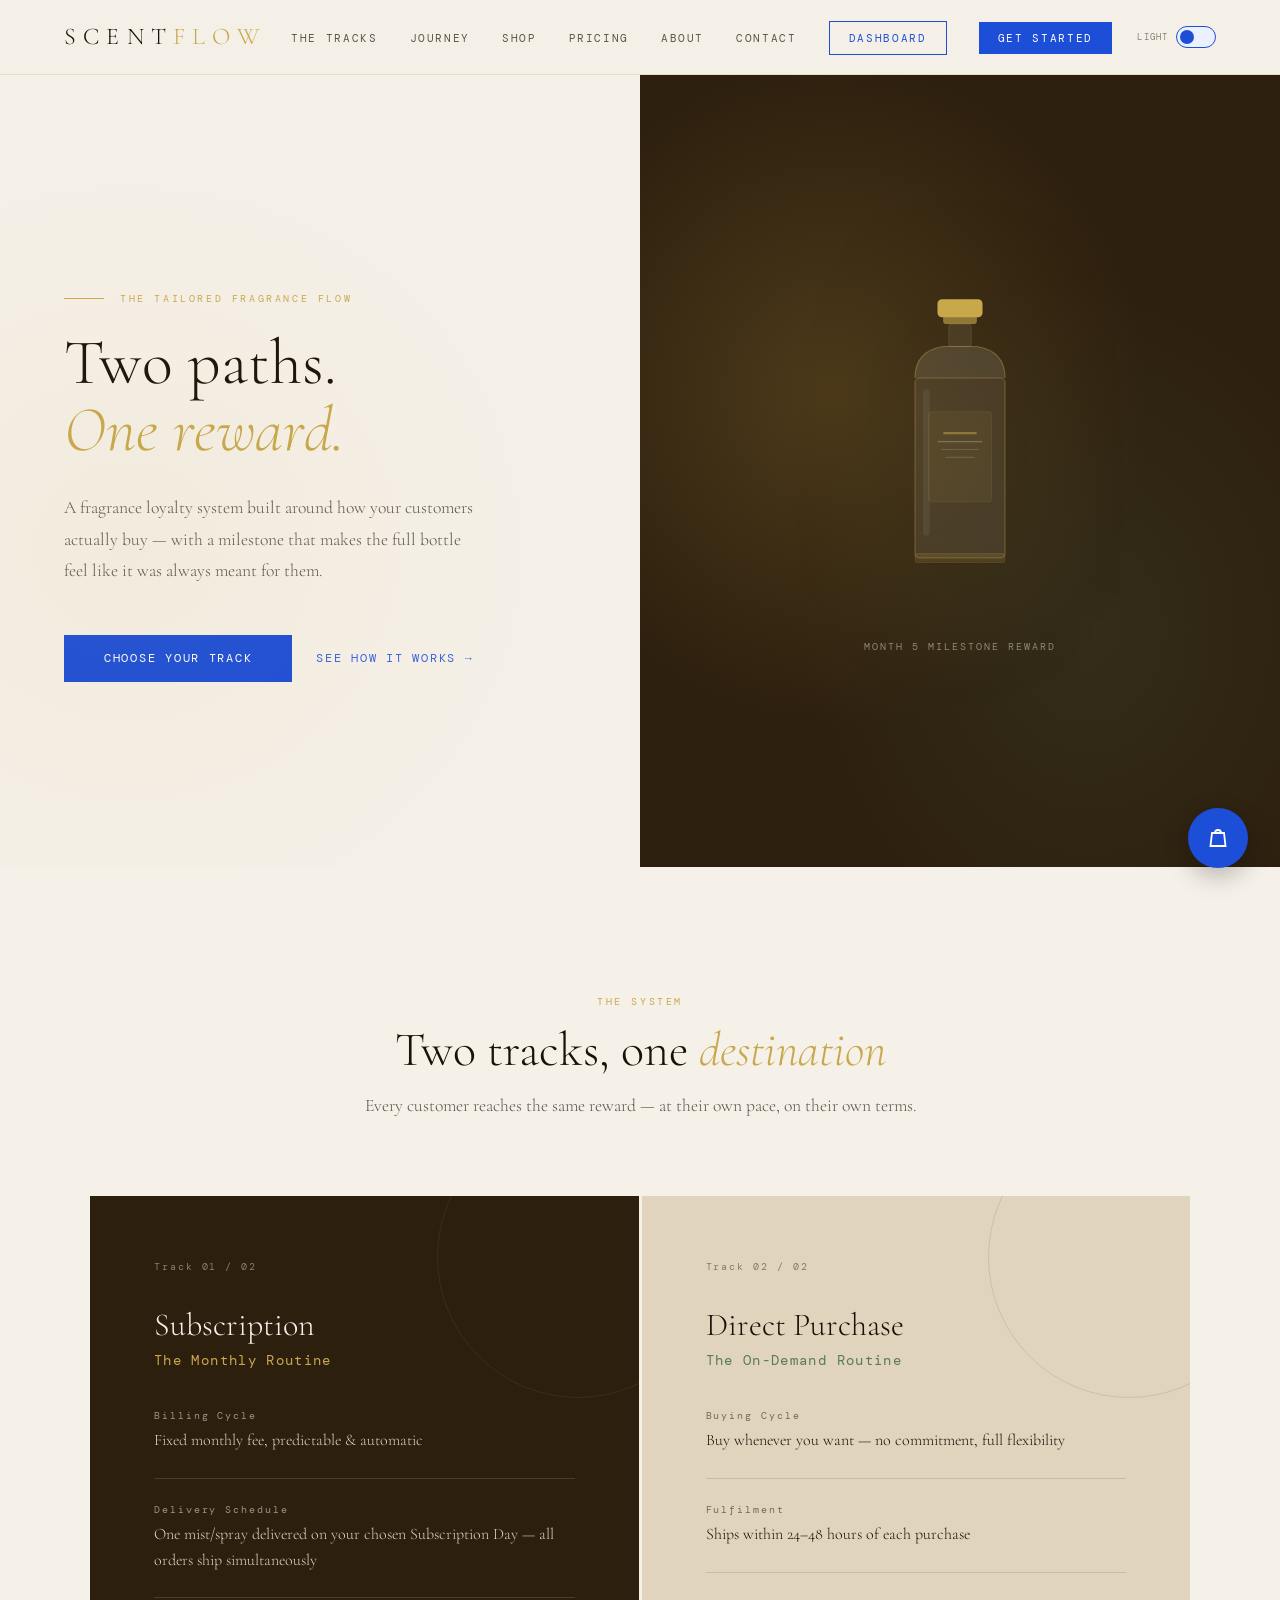
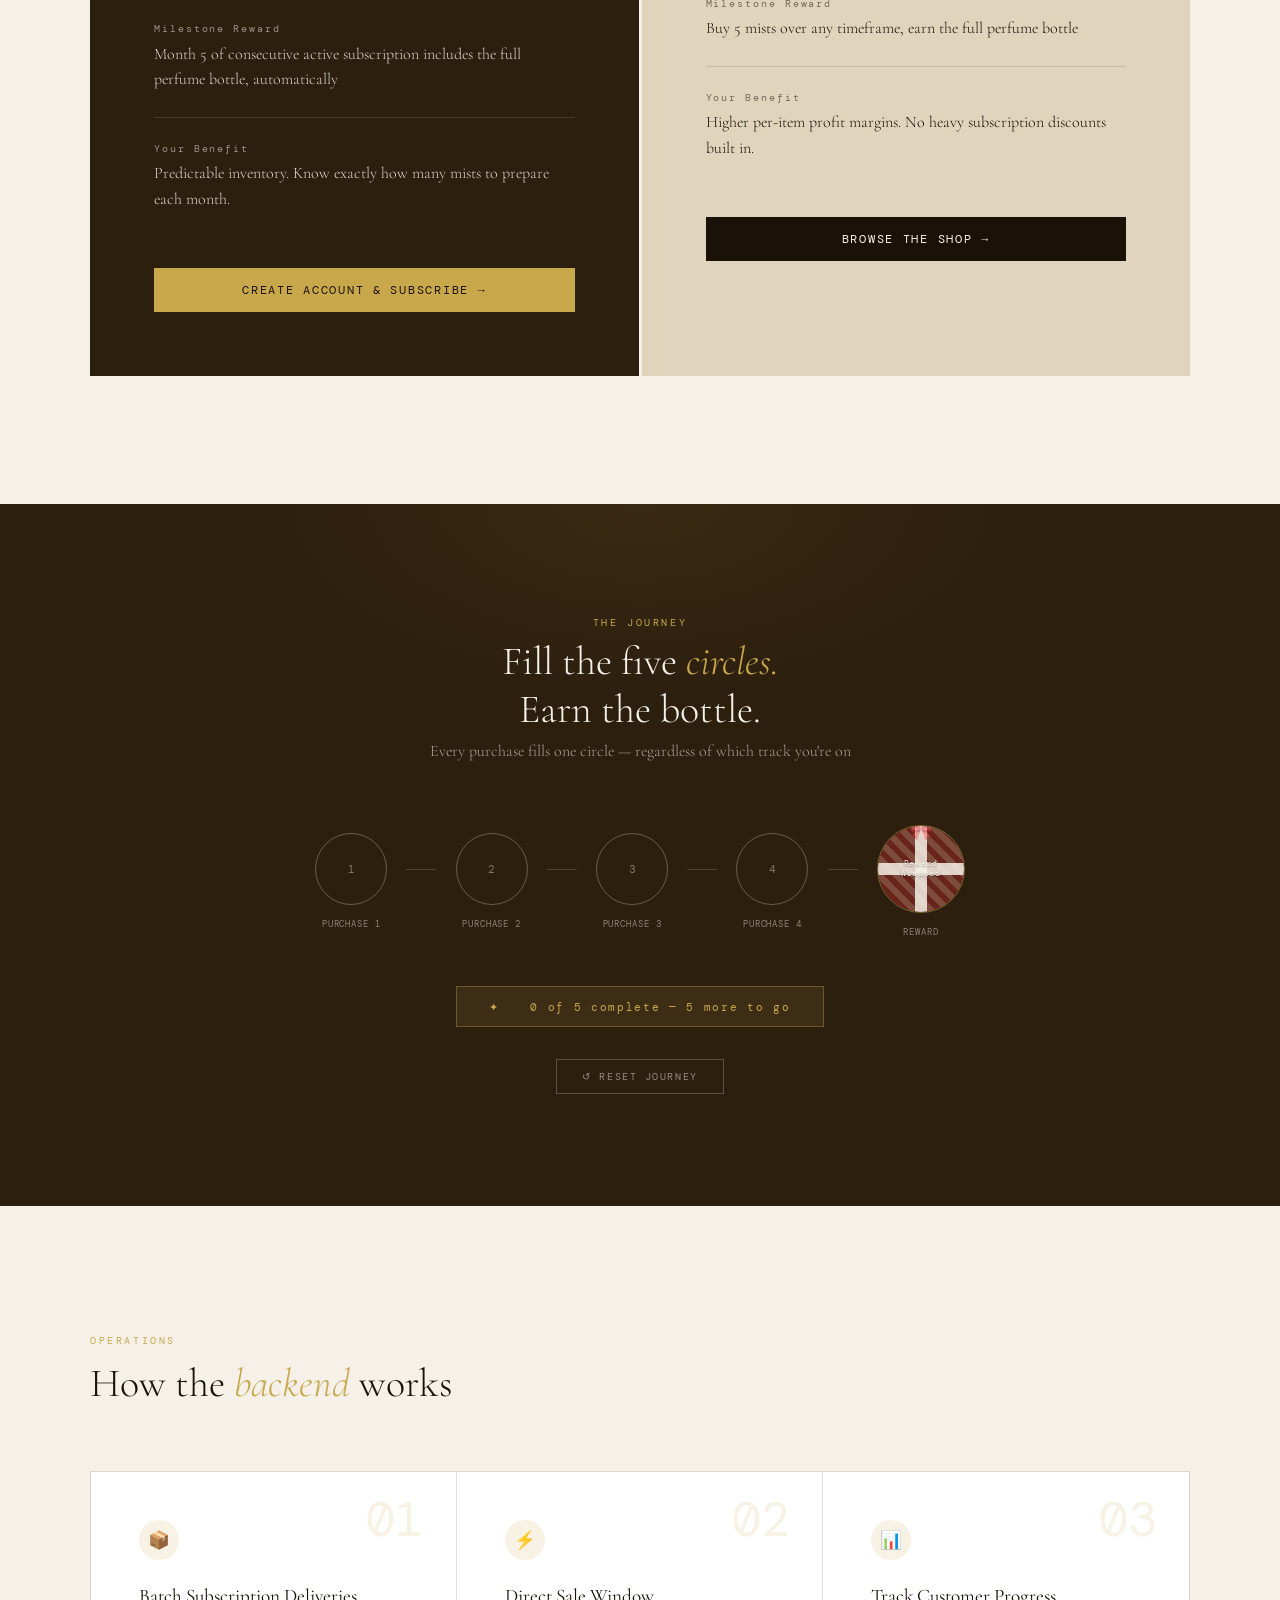
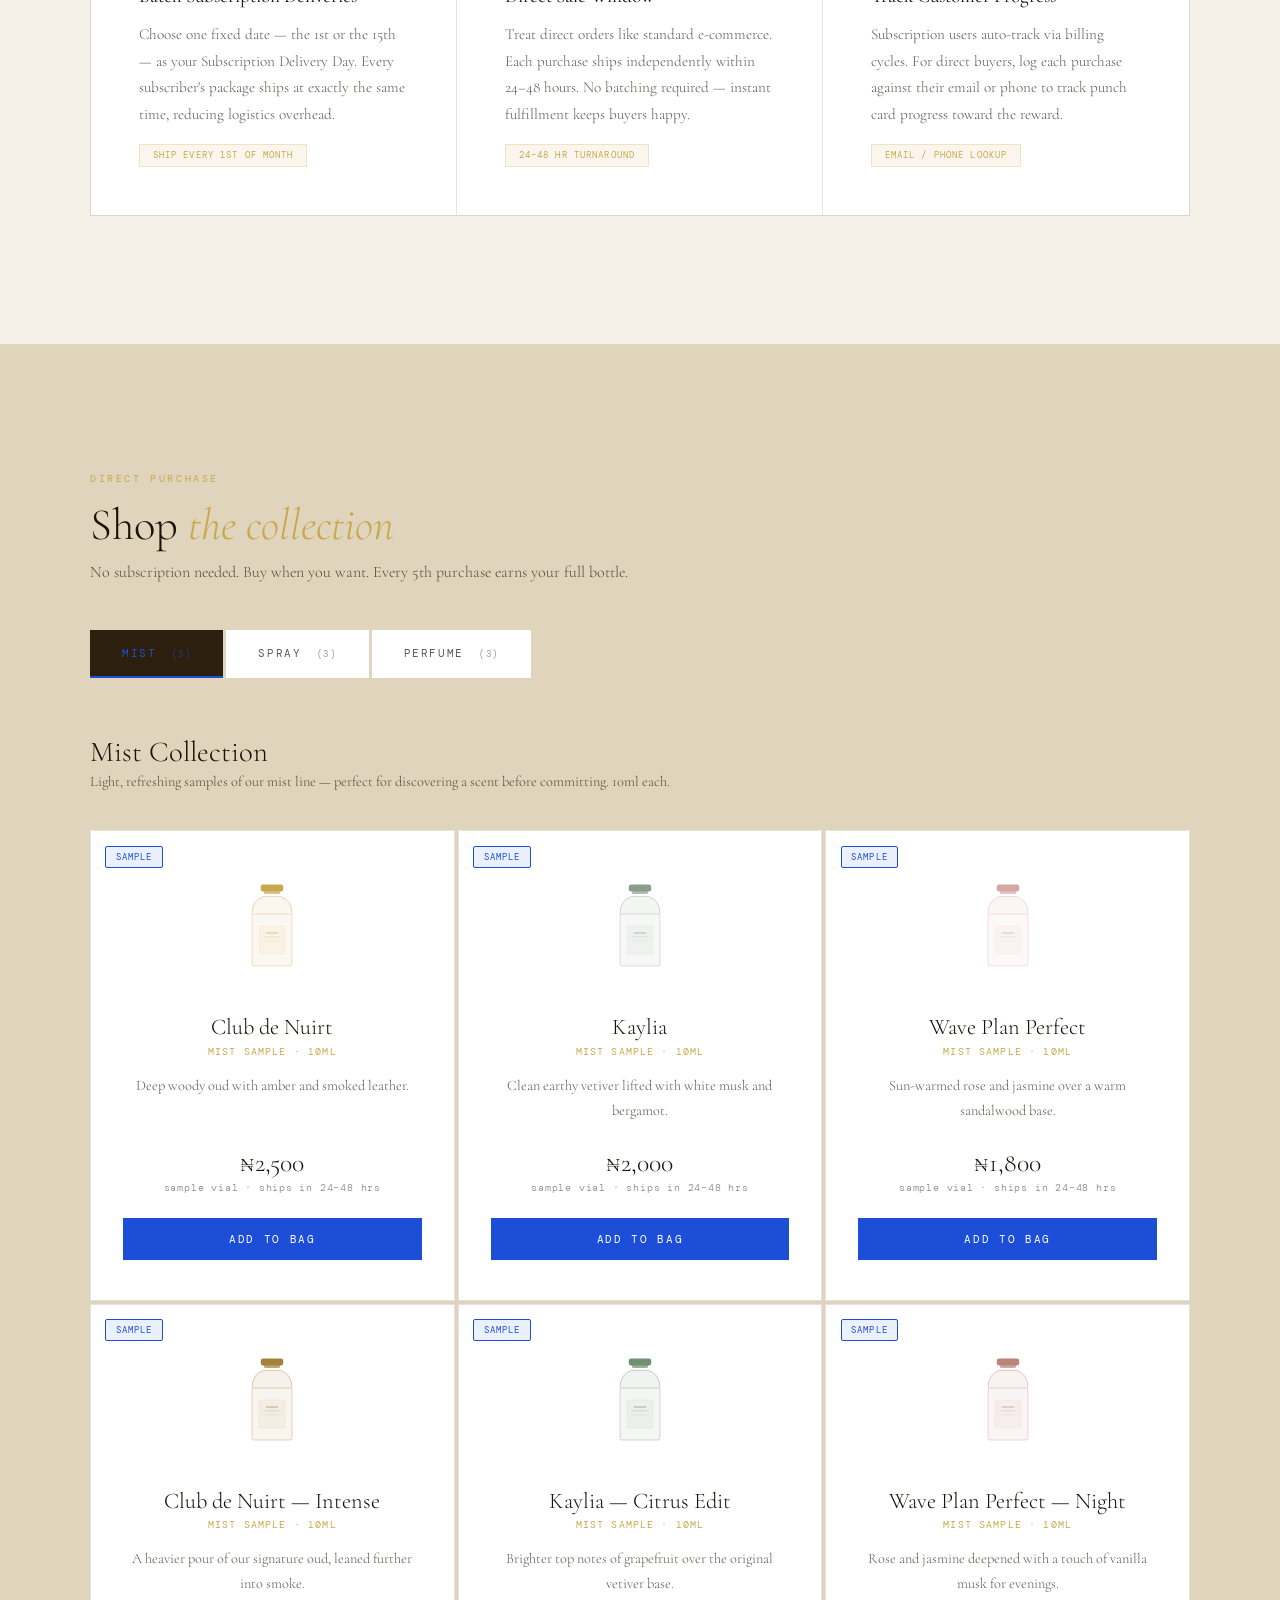
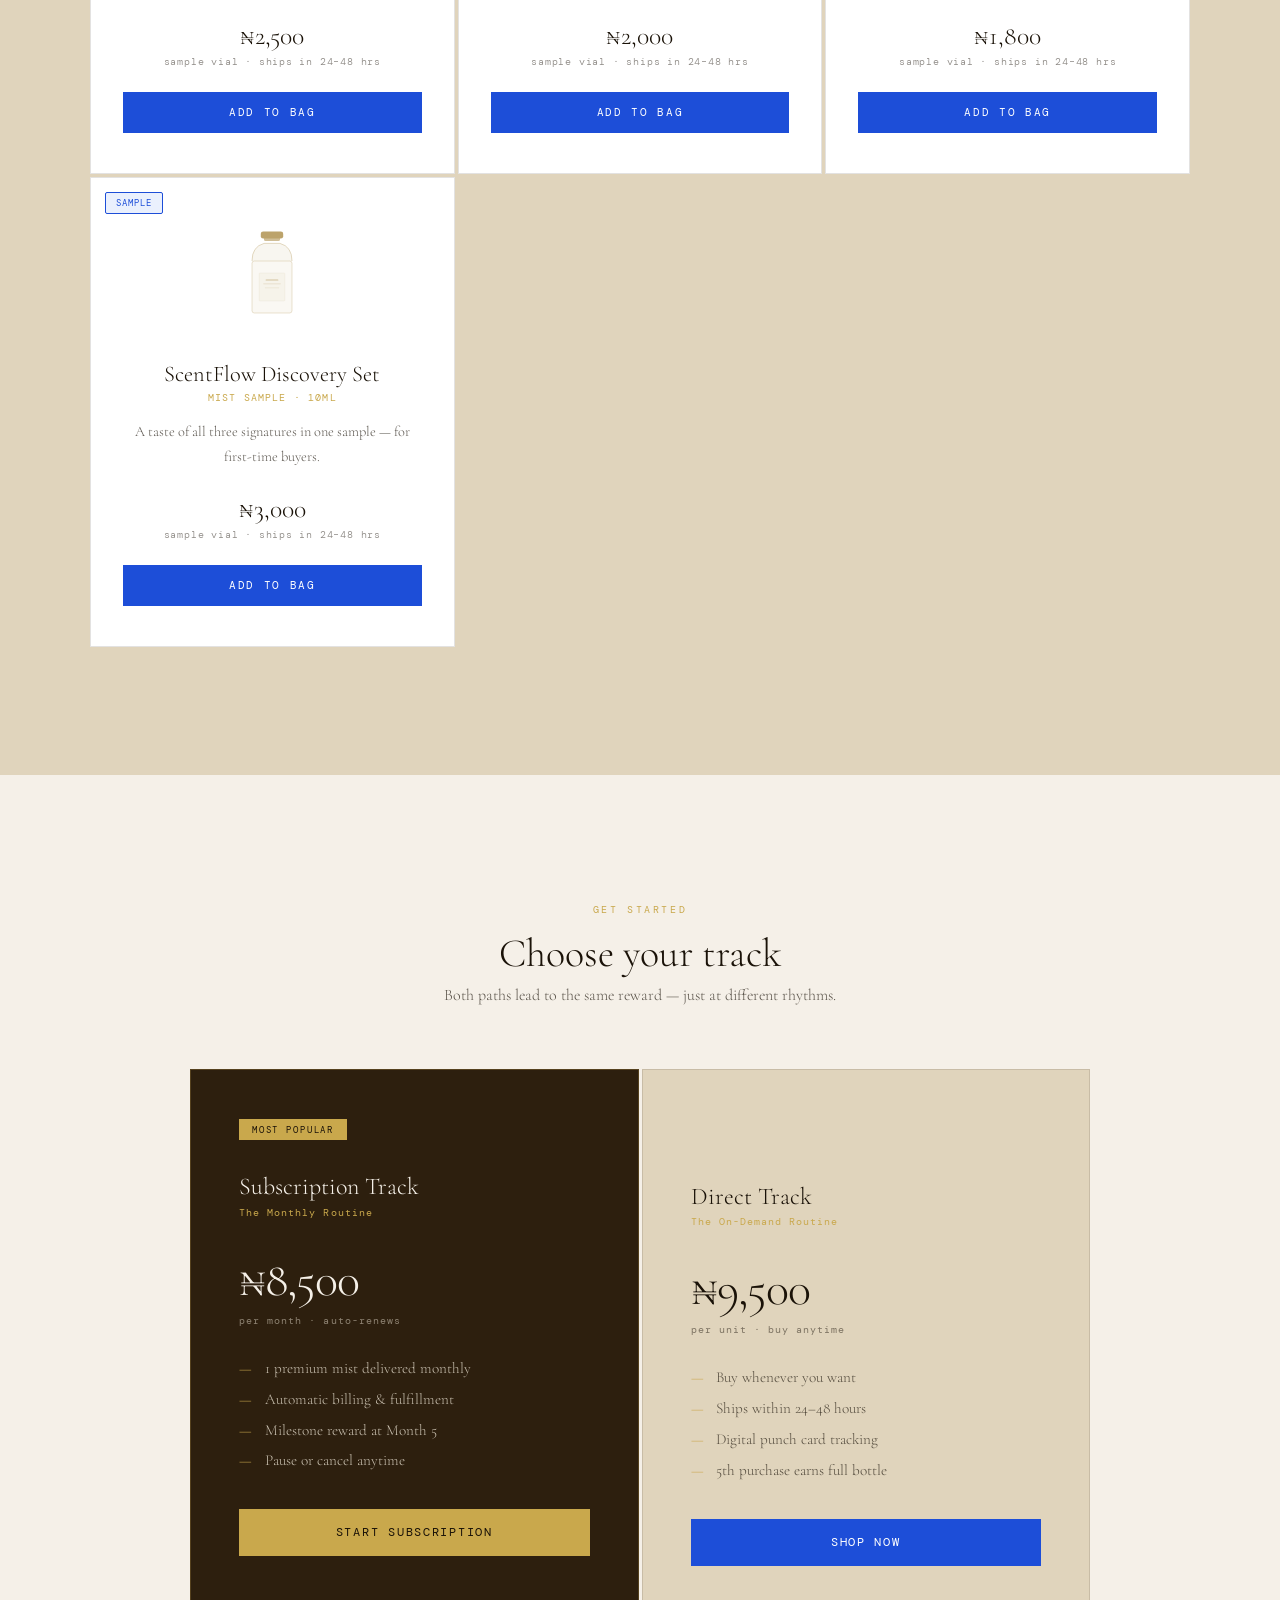
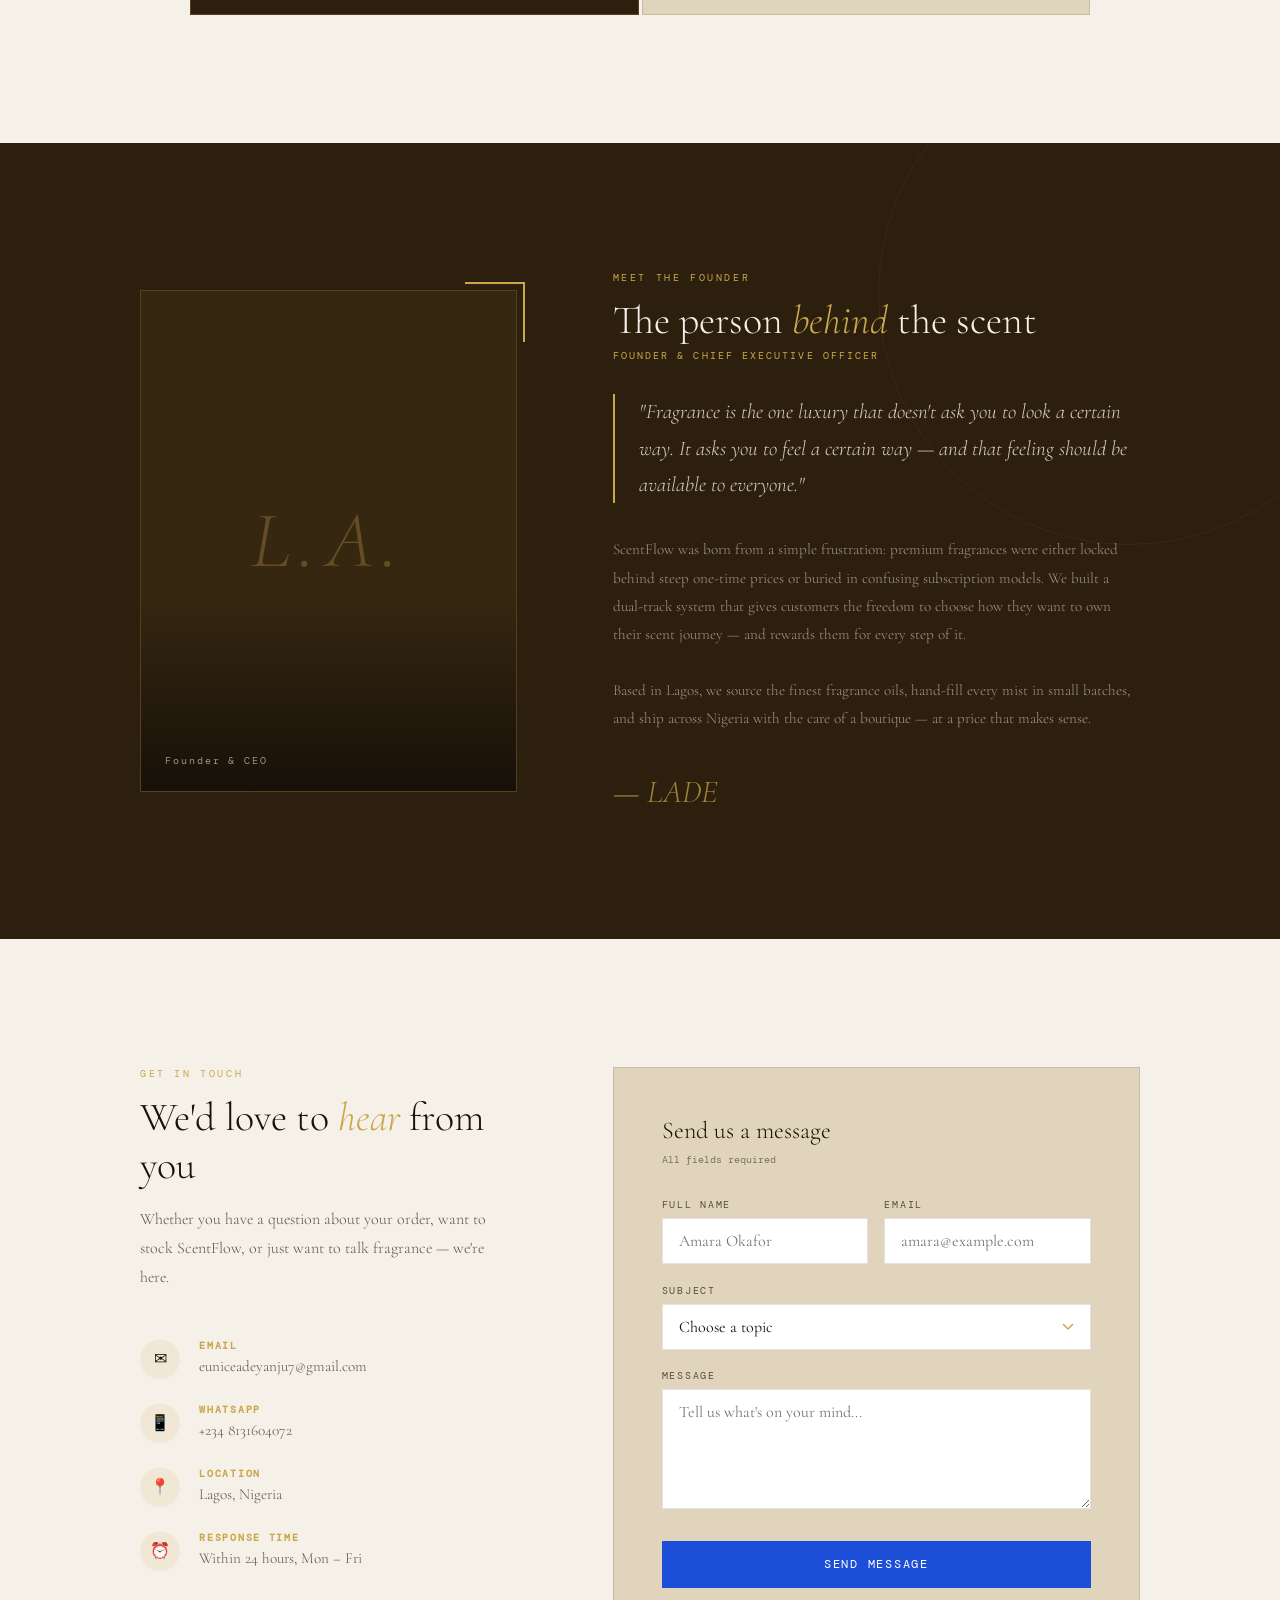
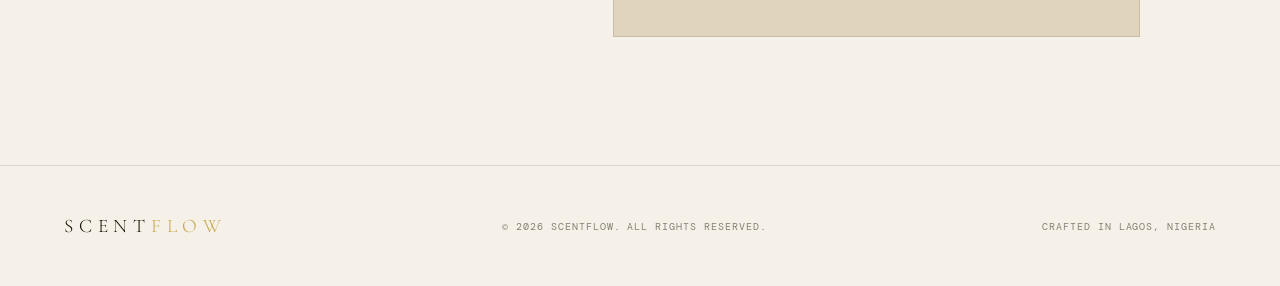
<file: index.html>
<!DOCTYPE html>
<html lang="en" data-theme="light">
<head>
<meta charset="UTF-8">
<meta name="viewport" content="width=device-width, initial-scale=1.0">
<title>ScentFlow — Tailored Fragrance</title>
<link href="https://fonts.googleapis.com/css2?family=Cormorant+Garamond:ital,wght@0,300;0,400;0,600;1,300;1,400&family=DM+Mono:wght@300;400&display=swap" rel="stylesheet">
<style>
/* ── THEME TOKENS ── */
:root {
  --ink: #1a1208;
  --cream: #f5f0e8;
  --gold: #c9a84c;
  --gold-light: #e8d5a3;
  --mist: #5a7a5a;
  --blush: #c07060;
  --deep: #2d1f0e;
  --sand: #e0d4bc;
  --bg: #f5f0e8;
  --bg2: #e0d4bc;
  --bg3: #2d1f0e;
  --text: #1a1208;
  --text2: rgba(26,18,8,0.7);
  --text3: rgba(26,18,8,0.5);
  --border: rgba(26,18,8,0.12);
  --card-bg: #fff;
  --nav-bg: rgba(245,240,232,0.96);
  --input-bg: #fff;
  /* accent: white & blue for interactive UI in light mode; gold stays reserved for luxury touches */
  --accent: #1d4ed8;
  --accent-light: #3b6fe0;
  --accent-pale: #eaf0fd;
  --accent-text: #ffffff;
}
[data-theme="dark"] {
  --accent: #c9a84c;
  --accent-light: #e8d5a3;
  --accent-pale: rgba(201,168,76,0.12);
  --accent-text: #1a1208;
}
[data-theme="dark"] {
  --bg: #120e08;
  --bg2: #1e1508;
  --bg3: #0a0704;
  --text: #f0e8d8;
  --text2: rgba(240,232,216,0.75);
  --text3: rgba(240,232,216,0.45);
  --border: rgba(240,232,216,0.12);
  --card-bg: #1e1508;
  --nav-bg: rgba(18,14,8,0.97);
  --sand: #2a2010;
  --cream: #f0e8d8;
  --input-bg: #2a2010;
  --deep: #0a0704;
}

* { margin: 0; padding: 0; box-sizing: border-box; }
html { scroll-behavior: smooth; scroll-padding-top: 90px; }
body { background: var(--bg); color: var(--text); font-family: 'Cormorant Garamond', serif; overflow-x: hidden; transition: background 0.3s, color 0.3s; }

/* ── NAV ── */
nav {
  display: flex; justify-content: space-between; align-items: center;
  padding: 1.4rem 4rem;
  border-bottom: 1px solid rgba(201,168,76,0.25);
  position: sticky; top: 0;
  background: var(--nav-bg);
  backdrop-filter: blur(8px); z-index: 200;
  gap: 1.5rem;
}
.logo { font-size: 1.5rem; font-weight: 300; letter-spacing: 0.3em; text-transform: uppercase; color: var(--text); text-decoration: none; flex-shrink: 0; }
.logo span { color: var(--gold); }
nav ul { list-style: none; display: flex; gap: 2rem; flex-wrap: wrap; }
nav ul li a {
  font-family: 'DM Mono', monospace; font-size: 0.68rem;
  text-decoration: none; letter-spacing: 0.15em; text-transform: uppercase;
  color: var(--text); opacity: 0.7; transition: opacity 0.2s, color 0.2s;
}
nav ul li a:hover { opacity: 1; color: var(--gold); }
.nav-cta { background: var(--accent) !important; color: var(--accent-text) !important; padding: 0.55rem 1.2rem; opacity: 1 !important; }
[data-theme="dark"] .nav-cta { background: var(--gold) !important; color: var(--ink) !important; }
.nav-cta:hover { background: var(--accent-light) !important; color: var(--accent-text) !important; }
.nav-dashboard { border: 1px solid var(--accent); color: var(--accent) !important; padding: 0.55rem 1.2rem; opacity: 1 !important; }
.nav-dashboard:hover { background: var(--accent) !important; color: var(--accent-text) !important; }
.nav-right { display: flex; align-items: center; gap: 1rem; flex-shrink: 0; }

/* DARK MODE TOGGLE */
.theme-toggle { display: flex; align-items: center; gap: 0.5rem; }
.theme-label { font-family: 'DM Mono', monospace; font-size: 0.58rem; letter-spacing: 0.12em; text-transform: uppercase; color: var(--text3); white-space: nowrap; }
.toggle-track {
  width: 40px; height: 22px; border-radius: 11px;
  background: var(--accent-pale); border: 1px solid var(--accent);
  position: relative; cursor: pointer; transition: background 0.3s;
  flex-shrink: 0;
}
.toggle-track.on { background: var(--accent); border-color: var(--accent); }
.toggle-thumb {
  position: absolute; top: 3px; left: 3px;
  width: 14px; height: 14px; border-radius: 50%;
  background: var(--accent); transition: transform 0.3s, background 0.3s;
}
[data-theme="light"] .toggle-thumb { background: var(--accent); }
.toggle-track.on .toggle-thumb { transform: translateX(18px); background: #fff; }
[data-theme="dark"] .toggle-track.on .toggle-thumb { background: var(--ink); }

/* HAMBURGER */
.hamburger { display: none; flex-direction: column; gap: 5px; cursor: pointer; background: none; border: none; padding: 4px; flex-shrink: 0; }
.hamburger span { display: block; width: 22px; height: 1.5px; background: var(--text); transition: all 0.3s; }
.hamburger.open span:nth-child(1) { transform: translateY(6.5px) rotate(45deg); }
.hamburger.open span:nth-child(2) { opacity: 0; }
.hamburger.open span:nth-child(3) { transform: translateY(-6.5px) rotate(-45deg); }

/* ── HERO ── */
.hero { display: grid; grid-template-columns: 1fr 1fr; min-height: 88vh; }
.hero-left { padding: 6rem 4rem 4rem; display: flex; flex-direction: column; justify-content: center; position: relative; }
.hero-left::before { content: ''; position: absolute; inset: 0; background: radial-gradient(ellipse at 20% 60%, rgba(201,168,76,0.07) 0%, transparent 60%); pointer-events: none; }
.eyebrow { font-family: 'DM Mono', monospace; font-size: 0.65rem; letter-spacing: 0.25em; text-transform: uppercase; color: var(--gold); margin-bottom: 1.5rem; display: flex; align-items: center; gap: 1rem; }
.eyebrow::before { content: ''; display: inline-block; width: 40px; height: 1px; background: var(--gold); }
h1 { font-size: clamp(2.8rem, 5vw, 5rem); font-weight: 300; line-height: 1.05; margin-bottom: 1.8rem; color: var(--text); }
h1 em { font-style: italic; color: var(--gold); }
.hero-desc { font-size: 1.1rem; font-weight: 300; line-height: 1.8; color: var(--text2); max-width: 420px; margin-bottom: 3rem; }
.hero-actions { display: flex; gap: 1.5rem; align-items: center; flex-wrap: wrap; }
.btn-primary { background: var(--accent); color: var(--accent-text); padding: 1rem 2.5rem; font-family: 'DM Mono', monospace; font-size: 0.72rem; letter-spacing: 0.15em; text-transform: uppercase; text-decoration: none; border: none; cursor: pointer; transition: all 0.25s; display: inline-block; }
.btn-primary:hover { background: var(--accent-light); color: var(--accent-text); }
[data-theme="dark"] .btn-primary { background: var(--gold); color: var(--ink); }
[data-theme="dark"] .btn-primary:hover { background: var(--cream); color: var(--ink); }
.btn-ghost { color: var(--accent); font-family: 'DM Mono', monospace; font-size: 0.72rem; letter-spacing: 0.15em; text-transform: uppercase; text-decoration: none; opacity: 0.85; transition: opacity 0.2s; display: flex; align-items: center; gap: 0.5rem; }
[data-theme="dark"] .btn-ghost { color: var(--text); opacity: 0.6; }
.btn-ghost:hover { opacity: 1; }
.hero-right { background: var(--bg3); position: relative; overflow: hidden; display: flex; align-items: center; justify-content: center; }
.hero-right::before { content: ''; position: absolute; inset: 0; background: radial-gradient(ellipse at 30% 40%, rgba(201,168,76,0.2) 0%, transparent 50%), radial-gradient(ellipse at 70% 70%, rgba(90,122,90,0.15) 0%, transparent 45%); }
.bottle-visual { position: relative; z-index: 2; text-align: center; }
.bottle-svg { width: 180px; filter: drop-shadow(0 30px 60px rgba(0,0,0,0.5)); animation: floatBottle 6s ease-in-out infinite; }
@keyframes floatBottle { 0%,100%{transform:translateY(0px) rotate(-2deg)} 50%{transform:translateY(-18px) rotate(2deg)} }
.hero-tagline { color: rgba(240,232,216,0.5); font-family: 'DM Mono', monospace; font-size: 0.62rem; letter-spacing: 0.2em; text-transform: uppercase; margin-top: 2rem; }

/* ── SECTION LABEL ── */
.section-label { font-family: 'DM Mono', monospace; font-size: 0.65rem; letter-spacing: 0.25em; text-transform: uppercase; color: var(--gold); margin-bottom: 0.8rem; }

/* ── TRACKS ── */
.tracks-section { padding: 8rem 4rem; background: var(--bg); }
.tracks-header { text-align: center; margin-bottom: 5rem; }
.tracks-header h2 { font-size: clamp(2rem, 4vw, 3rem); font-weight: 300; color: var(--text); }
.tracks-header h2 em { font-style: italic; color: var(--gold); }
.tracks-header p { margin-top: 1rem; font-size: 1.1rem; color: var(--text2); font-weight: 300; }
.tracks-grid { display: grid; grid-template-columns: 1fr 1fr; gap: 3px; max-width: 1100px; margin: 0 auto; }
.track-card { padding: 4rem; position: relative; overflow: hidden; }
.track-card.subscription { background: var(--bg3); color: var(--cream); }
.track-card.direct { background: var(--sand); color: var(--text); }
.track-card::before { content: ''; position: absolute; top: -80px; right: -80px; width: 280px; height: 280px; border-radius: 50%; border: 1px solid; opacity: 0.1; }
.track-card.subscription::before { border-color: var(--gold); }
.track-card.direct::before { border-color: var(--ink); }
.track-number { font-family: 'DM Mono', monospace; font-size: 0.6rem; letter-spacing: 0.2em; opacity: 0.45; margin-bottom: 2rem; }
.track-title { font-size: 2rem; font-weight: 300; margin-bottom: 0.5rem; }
.track-subtitle { font-size: 0.85rem; font-family: 'DM Mono', monospace; letter-spacing: 0.1em; margin-bottom: 2.5rem; }
.track-card.subscription .track-subtitle { color: var(--gold); }
.track-card.direct .track-subtitle { color: var(--mist); }
.track-feature { margin-bottom: 1.5rem; padding-bottom: 1.5rem; border-bottom: 1px solid; }
.track-card.subscription .track-feature { border-color: rgba(240,232,216,0.15); }
.track-card.direct .track-feature { border-color: var(--border); }
.track-feature:last-of-type { border-bottom: none; margin-bottom: 2rem; }
.track-feature-label { font-family: 'DM Mono', monospace; font-size: 0.6rem; letter-spacing: 0.2em; opacity: 0.55; margin-bottom: 0.4rem; }
.track-feature-value { font-size: 1rem; font-weight: 300; line-height: 1.6; }
.track-card.subscription .track-feature-value { color: rgba(240,232,216,0.9); }
.track-cta { display: block; text-align: center; padding: 0.9rem 2rem; font-family: 'DM Mono', monospace; font-size: 0.72rem; letter-spacing: 0.15em; text-transform: uppercase; text-decoration: none; cursor: pointer; transition: all 0.25s; border: none; width: 100%; }
.track-card.subscription .track-cta { background: var(--gold); color: var(--ink); }
.track-card.subscription .track-cta:hover { background: var(--cream); }
.track-card.direct .track-cta { background: var(--ink); color: var(--cream); }
.track-card.direct .track-cta:hover { background: var(--gold); color: var(--ink); }

/* ── MODAL ── */
.modal-overlay { display: none; position: fixed; inset: 0; background: rgba(10,7,4,0.82); z-index: 500; align-items: center; justify-content: center; padding: 1.5rem; }
.modal-overlay.active { display: flex; }
.modal { background: var(--bg); max-width: 480px; width: 100%; padding: 3rem; position: relative; animation: modalIn 0.25s ease; border: 1px solid var(--border); }
@keyframes modalIn { from{opacity:0;transform:translateY(16px)} to{opacity:1;transform:translateY(0)} }
.modal-close { position: absolute; top: 1.2rem; right: 1.5rem; background: none; border: none; font-size: 1.4rem; cursor: pointer; color: var(--text3); line-height: 1; transition: color 0.2s; }
.modal-close:hover { color: var(--text); }
.modal-eyebrow { font-family: 'DM Mono', monospace; font-size: 0.6rem; letter-spacing: 0.25em; text-transform: uppercase; color: var(--gold); margin-bottom: 0.5rem; }
.modal h2 { font-size: 2rem; font-weight: 300; margin-bottom: 0.4rem; color: var(--text); }
.modal-sub { font-family: 'DM Mono', monospace; font-size: 0.63rem; letter-spacing: 0.08em; color: var(--text3); margin-bottom: 2rem; }
.modal-tabs { display: flex; margin-bottom: 2rem; border-bottom: 1px solid var(--border); }
.modal-tab { background: none; border: none; border-bottom: 2px solid transparent; padding: 0.6rem 1.5rem; font-family: 'DM Mono', monospace; font-size: 0.65rem; letter-spacing: 0.15em; text-transform: uppercase; cursor: pointer; color: var(--text3); transition: all 0.2s; margin-bottom: -1px; }
.modal-tab.active { color: var(--text); border-bottom-color: var(--accent); }
.form-group { margin-bottom: 1.2rem; }
.form-group label { display: block; font-family: 'DM Mono', monospace; font-size: 0.6rem; letter-spacing: 0.18em; text-transform: uppercase; color: var(--text2); margin-bottom: 0.45rem; }
.form-group input, .form-group select { width: 100%; padding: 0.75rem 1rem; border: 1px solid var(--border); background: var(--input-bg); font-family: 'Cormorant Garamond', serif; font-size: 1rem; color: var(--text); outline: none; transition: border-color 0.2s; appearance: none; }
.form-group input:focus, .form-group select:focus { border-color: var(--gold); }
.form-row { display: grid; grid-template-columns: 1fr 1fr; gap: 1rem; }
.modal-submit { width: 100%; padding: 1rem; background: var(--accent); color: var(--accent-text); border: none; font-family: 'DM Mono', monospace; font-size: 0.72rem; letter-spacing: 0.15em; text-transform: uppercase; cursor: pointer; transition: background 0.25s; margin-top: 0.5rem; }
.modal-submit:hover { background: var(--accent-light); color: var(--accent-text); }
[data-theme="dark"] .modal-submit { background: var(--gold); color: var(--ink); }
[data-theme="dark"] .modal-submit:hover { background: var(--cream); color: var(--ink); }
.modal-note { text-align: center; font-family: 'DM Mono', monospace; font-size: 0.58rem; color: var(--text3); margin-top: 1rem; }
.tab-panel { display: none; }
.tab-panel.active { display: block; }
.success-msg { text-align: center; padding: 2rem 0; }
.success-msg .check { font-size: 2.5rem; color: var(--gold); margin-bottom: 1rem; }
.success-msg h3 { font-size: 1.5rem; font-weight: 300; color: var(--text); margin-bottom: 0.5rem; }
.success-msg p { font-family: 'DM Mono', monospace; font-size: 0.62rem; color: var(--text3); }
.auth-error {
  font-family: 'DM Mono', monospace; font-size: 0.65rem; color: var(--blush);
  margin: -0.4rem 0 0.8rem 0; min-height: 1px; line-height: 1.5;
}
.auth-error:empty { display: none; }
.demo-code-box {
  background: var(--accent-pale); border: 1px dashed var(--accent);
  padding: 0.9rem 1rem; margin-bottom: 1.2rem; text-align: center;
  font-family: 'DM Mono', monospace; font-size: 0.65rem; color: var(--text2);
  line-height: 1.6;
}
.demo-code-box strong { color: var(--accent); font-size: 1rem; letter-spacing: 0.15em; }

/* ── PROGRESS ── */
.progress-section { background: var(--bg3); padding: 7rem 4rem; color: var(--cream); position: relative; overflow: hidden; }
.progress-section::before { content: ''; position: absolute; top: -200px; left: 50%; transform: translateX(-50%); width: 800px; height: 400px; background: radial-gradient(ellipse, rgba(201,168,76,0.08) 0%, transparent 70%); }
.progress-inner { max-width: 900px; margin: 0 auto; text-align: center; position: relative; }
.progress-inner h2 { font-size: 2.5rem; font-weight: 300; margin-bottom: 0.5rem; color: var(--cream); }
.progress-inner h2 em { color: var(--gold); font-style: italic; }
.progress-inner > p { color: rgba(240,232,216,0.65); font-size: 1rem; margin-bottom: 4rem; font-weight: 300; }
.circles-row { display: flex; justify-content: center; align-items: center; gap: 1.2rem; margin-bottom: 3rem; flex-wrap: wrap; }
.circle-step { display: flex; flex-direction: column; align-items: center; gap: 0.8rem; }
.circle { width: 72px; height: 72px; border-radius: 50%; border: 1.5px solid; display: flex; align-items: center; justify-content: center; font-size: 0.7rem; font-family: 'DM Mono', monospace; cursor: pointer; transition: all 0.25s; user-select: none; }
.circle.filled { background: var(--gold); border-color: var(--gold); color: var(--ink); }
.circle.empty { border-color: rgba(240,232,216,0.3); color: rgba(240,232,216,0.45); }
.circle.reward-idle { width: 88px; height: 88px; border-color: rgba(201,168,76,0.35); color: rgba(201,168,76,0.45); font-size: 0.6rem; text-align: center; line-height: 1.3; }
.circle.reward-earned { width: 88px; height: 88px; border-color: var(--gold); background: rgba(201,168,76,0.1); color: var(--gold); font-size: 0.6rem; text-align: center; line-height: 1.3; animation: pulse 3s ease-in-out infinite; }
@keyframes pulse { 0%,100%{box-shadow:0 0 0 0 rgba(201,168,76,0.2)} 50%{box-shadow:0 0 0 12px rgba(201,168,76,0)} }
.circle-label { font-family: 'DM Mono', monospace; font-size: 0.55rem; letter-spacing: 0.1em; text-transform: uppercase; color: rgba(240,232,216,0.5); text-align: center; }
.circle-connector { width: 30px; height: 1px; background: rgba(240,232,216,0.18); margin-bottom: 1.5rem; }
.milestone-badge { display: inline-flex; align-items: center; gap: 0.8rem; background: rgba(201,168,76,0.1); border: 1px solid rgba(201,168,76,0.35); padding: 0.8rem 2rem; color: var(--gold); font-family: 'DM Mono', monospace; font-size: 0.7rem; letter-spacing: 0.15em; margin-bottom: 1.5rem; }
.btn-reset-journey { background: none; border: 1px solid rgba(240,232,216,0.25); color: rgba(240,232,216,0.55); font-family: 'DM Mono', monospace; font-size: 0.65rem; letter-spacing: 0.15em; text-transform: uppercase; padding: 0.6rem 1.6rem; cursor: pointer; transition: all 0.2s; margin-top: 0.5rem; }
.btn-reset-journey:hover { border-color: var(--gold); color: var(--gold); }

/* ── LOGISTICS ── */
.logistics-section { padding: 8rem 4rem; max-width: 1100px; margin: 0 auto; }
.logistics-section > h2 { font-size: 2.5rem; font-weight: 300; margin-bottom: 4rem; color: var(--text); }
.logistics-section > h2 em { font-style: italic; color: var(--gold); }
.checklist-grid { display: grid; grid-template-columns: repeat(3,1fr); gap: 0; border: 1px solid var(--border); }
.checklist-item { padding: 3rem; border-right: 1px solid var(--border); position: relative; background: var(--card-bg); }
.checklist-item:last-child { border-right: none; }
.checklist-item::before { content: attr(data-num); font-family: 'DM Mono', monospace; font-size: 3rem; color: rgba(201,168,76,0.15); position: absolute; top: 1.5rem; right: 2rem; line-height: 1; }
.checklist-icon { width: 40px; height: 40px; background: rgba(201,168,76,0.15); border-radius: 50%; display: flex; align-items: center; justify-content: center; margin-bottom: 1.5rem; font-size: 1.1rem; }
.checklist-item h3 { font-size: 1.2rem; font-weight: 400; margin-bottom: 0.8rem; color: var(--text); }
.checklist-item p { font-size: 0.95rem; line-height: 1.75; color: var(--text2); font-weight: 300; }
.tag { display: inline-block; background: rgba(201,168,76,0.1); border: 1px solid rgba(201,168,76,0.25); font-family: 'DM Mono', monospace; font-size: 0.58rem; letter-spacing: 0.12em; text-transform: uppercase; padding: 0.3rem 0.8rem; margin-top: 1rem; color: var(--gold); }

/* ── SHOP — COLLECTION TABS ── */
.shop-section { padding: 8rem 4rem; background: var(--bg2); }
.shop-inner { max-width: 1100px; margin: 0 auto; }
.shop-inner > h2 { font-size: clamp(2rem,4vw,2.8rem); font-weight: 300; margin-bottom: 0.6rem; color: var(--text); }
.shop-inner > h2 em { font-style: italic; color: var(--gold); }
.shop-inner > .shop-intro { font-size: 1rem; color: var(--text2); font-weight: 300; margin-bottom: 3rem; }

.collection-tabs { display: flex; gap: 3px; margin-bottom: 3.5rem; flex-wrap: wrap; }
.col-tab {
  padding: 1rem 2rem; font-family: 'DM Mono', monospace; font-size: 0.68rem;
  letter-spacing: 0.15em; text-transform: uppercase; cursor: pointer;
  border: none; background: var(--card-bg); color: var(--text2);
  transition: all 0.2s; border-bottom: 2px solid transparent;
}
.col-tab:hover { color: var(--text); }
.col-tab.active { background: var(--bg3); color: var(--accent); border-bottom-color: var(--accent); }
[data-theme="dark"] .col-tab.active { color: var(--gold); border-bottom-color: var(--gold); }
.col-tab .tab-count { font-size: 0.55rem; opacity: 0.6; margin-left: 0.4rem; }

.collection-panel { display: none; }
.collection-panel.active { display: block; }

.col-header { margin-bottom: 2.5rem; }
.col-title { font-size: 1.8rem; font-weight: 300; color: var(--text); margin-bottom: 0.3rem; }
.col-desc { font-size: 0.9rem; color: var(--text2); font-weight: 300; }

.products-grid { display: grid; grid-template-columns: repeat(3,1fr); gap: 3px; }
.product-card { background: var(--card-bg); padding: 2.5rem 2rem; display: flex; flex-direction: column; transition: transform 0.2s; border: 1px solid var(--border); }
.product-card:hover { transform: translateY(-4px); }
.product-icon { width: 80px; height: 110px; margin: 0 auto 2rem; display: flex; align-items: center; justify-content: center; }
.product-name { font-size: 1.4rem; font-weight: 300; margin-bottom: 0.3rem; text-align: center; color: var(--text); }
.product-note { font-family: 'DM Mono', monospace; font-size: 0.6rem; letter-spacing: 0.12em; color: var(--gold); text-transform: uppercase; text-align: center; margin-bottom: 1rem; }
.product-desc { font-size: 0.9rem; color: var(--text2); line-height: 1.7; font-weight: 300; text-align: center; margin-bottom: 1.5rem; flex: 1; }
.product-price { font-size: 1.6rem; font-weight: 300; text-align: center; margin-bottom: 1.5rem; color: var(--text); }
.product-price span { font-family: 'DM Mono', monospace; font-size: 0.62rem; letter-spacing: 0.08em; color: var(--text3); display: block; margin-top: 0.2rem; }
.btn-add { width: 100%; padding: 0.85rem; background: var(--accent); color: var(--accent-text); border: none; font-family: 'DM Mono', monospace; font-size: 0.68rem; letter-spacing: 0.15em; text-transform: uppercase; cursor: pointer; transition: all 0.25s; }
.btn-add:hover { background: var(--accent-light); color: var(--accent-text); }
.btn-add.added { background: var(--mist); color: #fff; }
[data-theme="dark"] .btn-add { background: var(--gold); color: var(--ink); }
[data-theme="dark"] .btn-add:hover { background: var(--cream); color: var(--ink); }

/* ── PRICING ── */
.pricing-section { padding: 8rem 4rem; background: var(--bg); }
.pricing-inner { max-width: 900px; margin: 0 auto; text-align: center; }
.pricing-inner h2 { font-size: 2.5rem; font-weight: 300; margin-bottom: 0.5rem; color: var(--text); }
.pricing-inner > p { color: var(--text2); margin-bottom: 4rem; font-weight: 300; }
.pricing-cards { display: grid; grid-template-columns: 1fr 1fr; gap: 3px; }
.price-card { background: var(--bg2); padding: 3rem; text-align: left; border: 1px solid var(--border); }
.price-card.featured { background: var(--bg3); color: var(--cream); border-color: rgba(201,168,76,0.25); }
.price-badge { font-family: 'DM Mono', monospace; font-size: 0.58rem; letter-spacing: 0.2em; text-transform: uppercase; background: var(--gold); color: var(--ink); display: inline-block; padding: 0.3rem 0.8rem; margin-bottom: 2rem; }
.price-track { font-size: 1.5rem; font-weight: 300; margin-bottom: 0.3rem; }
.price-sub-label { font-family: 'DM Mono', monospace; font-size: 0.65rem; letter-spacing: 0.1em; color: var(--gold); margin-bottom: 2rem; }
.price-amount { font-size: 3rem; font-weight: 300; margin-bottom: 0.3rem; letter-spacing: -0.02em; }
.price-period { font-family: 'DM Mono', monospace; font-size: 0.65rem; letter-spacing: 0.1em; color: var(--text3); margin-bottom: 2rem; }
.price-card.featured .price-period { color: rgba(240,232,216,0.5); }
.price-features { list-style: none; display: flex; flex-direction: column; gap: 0.8rem; margin-bottom: 2.5rem; }
.price-features li { font-size: 0.95rem; font-weight: 300; display: flex; align-items: center; gap: 0.8rem; color: var(--text2); }
.price-card.featured .price-features li { color: rgba(240,232,216,0.8); }
.price-features li::before { content: '—'; color: var(--gold); flex-shrink: 0; }
.price-card .btn-primary { width: 100%; text-align: center; display: block; padding: 1rem; }
.price-card.featured .btn-primary { background: var(--gold); color: var(--ink); }
.price-card.featured .btn-primary:hover { background: var(--cream); color: var(--ink); }

/* ── CEO ── */
.ceo-section { padding: 8rem 4rem; background: var(--bg3); color: var(--cream); position: relative; overflow: hidden; }
.ceo-section::before { content: ''; position: absolute; top: -100px; right: -100px; width: 500px; height: 500px; border-radius: 50%; border: 1px solid rgba(201,168,76,0.07); pointer-events: none; }
.ceo-inner { max-width: 1000px; margin: 0 auto; display: grid; grid-template-columns: 1fr 1.4fr; gap: 6rem; align-items: center; }
.ceo-photo-wrap { position: relative; }
.ceo-photo-frame { width: 100%; aspect-ratio: 3/4; background: rgba(201,168,76,0.06); border: 1px solid rgba(201,168,76,0.2); display: flex; align-items: center; justify-content: center; position: relative; overflow: hidden; }
.ceo-photo-frame::after { content: ''; position: absolute; bottom: 0; left: 0; right: 0; height: 40%; background: linear-gradient(transparent, rgba(10,7,4,0.7)); }
.ceo-initials { font-size: 5rem; font-weight: 300; color: rgba(201,168,76,0.3); letter-spacing: 0.1em; font-style: italic; }
.ceo-name-plate { position: absolute; bottom: 1.5rem; left: 1.5rem; z-index: 2; }
.ceo-name-plate p { font-family: 'DM Mono', monospace; font-size: 0.6rem; letter-spacing: 0.2em; color: rgba(240,232,216,0.6); }
.ceo-corner { position: absolute; top: -8px; right: -8px; width: 60px; height: 60px; border-top: 2px solid var(--gold); border-right: 2px solid var(--gold); }
.ceo-content h2 { font-size: 2.5rem; font-weight: 300; margin-bottom: 0.3rem; color: var(--cream); }
.ceo-content h2 em { font-style: italic; color: var(--gold); }
.ceo-title { font-family: 'DM Mono', monospace; font-size: 0.65rem; letter-spacing: 0.2em; color: var(--gold); text-transform: uppercase; margin-bottom: 2rem; }
.ceo-quote { font-size: 1.3rem; font-weight: 300; line-height: 1.75; color: rgba(240,232,216,0.88); font-style: italic; border-left: 2px solid var(--gold); padding-left: 1.5rem; margin-bottom: 2rem; }
.ceo-bio { font-size: 0.95rem; line-height: 1.85; color: rgba(240,232,216,0.6); font-weight: 300; margin-bottom: 2.5rem; }
.ceo-sig { font-size: 2rem; font-style: italic; font-weight: 300; color: var(--gold); opacity: 0.75; }

/* ── CONTACT ── */
.contact-section { padding: 8rem 4rem; background: var(--bg); }
.contact-inner { max-width: 1000px; margin: 0 auto; display: grid; grid-template-columns: 1fr 1.4fr; gap: 6rem; }
.contact-info h2 { font-size: 2.5rem; font-weight: 300; margin-bottom: 1rem; color: var(--text); }
.contact-info h2 em { font-style: italic; color: var(--gold); }
.contact-info > p { font-size: 1rem; color: var(--text2); line-height: 1.8; font-weight: 300; margin-bottom: 3rem; }
.contact-details { display: flex; flex-direction: column; gap: 1.5rem; }
.contact-detail-item { display: flex; gap: 1.2rem; align-items: flex-start; }
.contact-icon { width: 40px; height: 40px; background: rgba(201,168,76,0.12); border-radius: 50%; display: flex; align-items: center; justify-content: center; font-size: 1rem; flex-shrink: 0; }
.contact-detail-item h4 { font-family: 'DM Mono', monospace; font-size: 0.6rem; letter-spacing: 0.18em; text-transform: uppercase; color: var(--gold); margin-bottom: 0.3rem; }
.contact-detail-item p { font-size: 0.95rem; color: var(--text2); font-weight: 300; margin: 0; }
.contact-form-wrap { background: var(--bg2); padding: 3rem; border: 1px solid var(--border); }
.contact-form-wrap h3 { font-size: 1.5rem; font-weight: 300; margin-bottom: 0.5rem; color: var(--text); }
.contact-form-wrap .form-note { font-family: 'DM Mono', monospace; font-size: 0.6rem; color: var(--text3); margin-bottom: 2rem; }
.contact-form textarea { width: 100%; padding: 0.75rem 1rem; border: 1px solid var(--border); background: var(--input-bg); font-family: 'Cormorant Garamond', serif; font-size: 1rem; color: var(--text); outline: none; resize: vertical; min-height: 120px; transition: border-color 0.2s; }
.contact-form textarea:focus { border-color: var(--gold); }
.contact-form select { background-image: url("data:image/svg+xml,%3Csvg xmlns='http://www.w3.org/2000/svg' width='12' height='8'%3E%3Cpath d='M1 1l5 5 5-5' stroke='%23c9a84c' stroke-width='1.5' fill='none'/%3E%3C/svg%3E"); background-repeat: no-repeat; background-position: right 1rem center; padding-right: 2.5rem; }
.form-success { display: none; text-align: center; padding: 2rem 0; }
.form-success .check-icon { font-size: 2rem; color: var(--gold); margin-bottom: 1rem; }
.form-success h4 { font-size: 1.3rem; font-weight: 300; color: var(--text); margin-bottom: 0.5rem; }
.form-success p { font-family: 'DM Mono', monospace; font-size: 0.6rem; color: var(--text3); }

/* ── FOOTER ── */
footer { border-top: 1px solid var(--border); padding: 3rem 4rem; display: flex; justify-content: space-between; align-items: center; background: var(--bg); }
.footer-logo { font-size: 1.2rem; font-weight: 300; letter-spacing: 0.3em; text-transform: uppercase; text-decoration: none; color: var(--text); }
.footer-logo span { color: var(--gold); }
footer p { font-family: 'DM Mono', monospace; font-size: 0.6rem; letter-spacing: 0.1em; color: var(--text3); text-transform: uppercase; }

/* ── RESPONSIVE ── */
@media (max-width: 960px) {
  nav { padding: 1.2rem 1.5rem; }
  nav ul { display: none; flex-direction: column; gap: 0; position: absolute; top: 100%; left: 0; right: 0; background: var(--nav-bg); border-bottom: 1px solid rgba(201,168,76,0.2); padding: 0.5rem 0; backdrop-filter: blur(8px); }
  nav ul.open { display: flex; }
  nav ul li a { display: block; padding: 0.85rem 1.5rem; }
  .hamburger { display: flex; }
  .theme-label { display: none; }
  .hero { grid-template-columns: 1fr; min-height: auto; }
  .hero-right { min-height: 300px; }
  .hero-left { padding: 4rem 2rem; }
  .tracks-section, .logistics-section, .shop-section, .pricing-section, .ceo-section, .contact-section { padding: 5rem 2rem; }
  .tracks-grid, .pricing-cards, .products-grid { grid-template-columns: 1fr; }
  .checklist-grid { grid-template-columns: 1fr; }
  .checklist-item { border-right: none !important; border-bottom: 1px solid var(--border); }
  .checklist-item:last-child { border-bottom: none; }
  .ceo-inner, .contact-inner { grid-template-columns: 1fr; gap: 3rem; }
  .ceo-photo-frame { aspect-ratio: 4/3; }
  footer { flex-direction: column; gap: 1rem; text-align: center; padding: 2rem; }
  .form-row { grid-template-columns: 1fr; }
  .progress-section { padding: 5rem 2rem; }
  .circles-row { gap: 0.6rem; }
  .circle { width: 56px; height: 56px; }
  .circle.reward-idle, .circle.reward-earned { width: 70px; height: 70px; }
  .collection-tabs { flex-direction: column; gap: 2px; }
  .col-tab { text-align: left; }
  .floating-bag { right: 1.2rem; bottom: 1.2rem; width: 54px; height: 54px; }
  .bag-panel { right: 1rem; bottom: 5.5rem; width: calc(100vw - 2rem); max-width: 360px; }
}

/* ── SAMPLE CARD ANIMATION ── */
@keyframes bottleFloat {
  0%, 100% { transform: translateY(0) rotate(0deg); }
  50% { transform: translateY(-6px) rotate(-2deg); }
}
.sample-card { position: relative; }
.sample-tag {
  position: absolute; top: 0.9rem; left: 0.9rem;
  background: var(--accent-pale); color: var(--accent);
  border: 1px solid var(--accent);
  font-family: 'DM Mono', monospace; font-size: 0.55rem;
  letter-spacing: 0.12em; text-transform: uppercase;
  padding: 0.25rem 0.6rem; border-radius: 2px; z-index: 2;
}
[data-theme="dark"] .sample-tag { background: rgba(201,168,76,0.12); color: var(--gold); border-color: var(--gold); }
.samples-grid { grid-template-columns: repeat(3, 1fr); }
@media (max-width: 960px) { .samples-grid { grid-template-columns: 1fr; } }

/* ── FLOATING BAG ── */
.floating-bag {
  position: fixed; right: 2rem; bottom: 2rem; z-index: 300;
  width: 60px; height: 60px; border-radius: 50%;
  background: var(--accent); color: var(--accent-text);
  display: flex; align-items: center; justify-content: center;
  cursor: pointer; box-shadow: 0 8px 24px rgba(0,0,0,0.25);
  border: none; transition: transform 0.2s;
}
[data-theme="dark"] .floating-bag { background: var(--gold); color: var(--ink); }
.floating-bag:hover { transform: scale(1.06); }
.floating-bag svg { width: 24px; height: 24px; }
.bag-count {
  position: absolute; top: -4px; right: -4px;
  background: var(--blush); color: #fff;
  font-family: 'DM Mono', monospace; font-size: 0.62rem; font-weight: 600;
  width: 20px; height: 20px; border-radius: 50%;
  display: flex; align-items: center; justify-content: center;
  border: 2px solid var(--bg);
}
.bag-count.hidden { display: none; }

.bag-panel {
  position: fixed; right: 2rem; bottom: 6.5rem; z-index: 300;
  width: 340px; max-height: 60vh; overflow-y: auto;
  background: var(--card-bg); border: 1px solid var(--border);
  box-shadow: 0 16px 48px rgba(0,0,0,0.25);
  display: none; flex-direction: column;
}
.bag-panel.open { display: flex; }
.bag-panel-header {
  padding: 1.2rem 1.4rem; border-bottom: 1px solid var(--border);
  display: flex; justify-content: space-between; align-items: center;
}
.bag-panel-header h4 { font-size: 1.1rem; font-weight: 400; color: var(--text); }
.bag-panel-close { background: none; border: none; font-size: 1.2rem; cursor: pointer; color: var(--text3); }
.bag-clear-btn {
  background: none; border: 1px solid var(--border); color: var(--text2);
  font-family: 'DM Mono', monospace; font-size: 0.6rem; letter-spacing: 0.1em;
  text-transform: uppercase; padding: 0.3rem 0.7rem; cursor: pointer; transition: all 0.2s;
}
.bag-clear-btn:hover { border-color: var(--blush); color: var(--blush); }
.bag-item-remove {
  background: none; border: none; color: var(--text3); cursor: pointer;
  font-size: 0.95rem; line-height: 1; padding: 0 0.2rem; transition: color 0.2s;
}
.bag-item-remove:hover { color: var(--blush); }
.bag-items { padding: 0.5rem 1.4rem; flex: 1; overflow-y: auto; }
.bag-item {
  display: flex; justify-content: space-between; align-items: center;
  gap: 0.5rem; padding: 0.85rem 0; border-bottom: 1px solid var(--border);
  font-family: 'DM Mono', monospace; font-size: 0.7rem;
}
.bag-item:last-child { border-bottom: none; }
.bag-item-name { color: var(--text); flex: 1; padding-right: 0.5rem; line-height: 1.5; }
.bag-item-price { color: var(--text2); white-space: nowrap; }
.bag-empty { padding: 2rem 1.4rem; text-align: center; color: var(--text3); font-family: 'DM Mono', monospace; font-size: 0.7rem; }
.bag-panel-footer { padding: 1.2rem 1.4rem; border-top: 1px solid var(--border); }
.bag-total-row { display: flex; justify-content: space-between; font-family: 'DM Mono', monospace; font-size: 0.75rem; color: var(--text); margin-bottom: 1rem; letter-spacing: 0.05em; }
.bag-checkout-btn { width: 100%; padding: 0.85rem; background: var(--accent); color: var(--accent-text); border: none; font-family: 'DM Mono', monospace; font-size: 0.68rem; letter-spacing: 0.15em; text-transform: uppercase; cursor: pointer; }
[data-theme="dark"] .bag-checkout-btn { background: var(--gold); color: var(--ink); }

/* ── GIFT-WRAPPED REWARD ── */
.circle.reward-idle {
  position: relative; overflow: hidden; border-color: rgba(201,168,76,0.5);
}
.gift-wrap-bg {
  position: absolute; inset: 0; border-radius: 50%;
  background:
    repeating-linear-gradient(45deg, rgba(192,112,96,0.55) 0 6px, rgba(154,40,40,0.55) 6px 12px);
}
.gift-ribbon-v { position: absolute; top: 0; bottom: 0; left: 50%; width: 14%; transform: translateX(-50%); background: rgba(245,240,232,0.85); }
.gift-ribbon-h { position: absolute; left: 0; right: 0; top: 50%; height: 14%; transform: translateY(-50%); background: rgba(245,240,232,0.85); }
.gift-bow { position: absolute; top: -6px; left: 50%; transform: translateX(-50%); font-size: 1.1rem; z-index: 3; }
.gift-label { position: relative; z-index: 3; font-family: 'DM Mono', monospace; font-size: 0.5rem; letter-spacing: 0.08em; color: var(--cream); text-shadow: 0 1px 2px rgba(0,0,0,0.4); text-align: center; line-height: 1.2; }
</style>
</head>
<body>

<!-- NAV -->
<nav id="top">
  <a href="#top" class="logo">Scent<span>Flow</span></a>
  <ul id="navMenu">
    <li><a href="#tracks">The Tracks</a></li>
    <li><a href="#journey">Journey</a></li>
    <li><a href="#shop">Shop</a></li>
    <li><a href="#pricing">Pricing</a></li>
    <li><a href="#ceo">About</a></li>
    <li><a href="#contact">Contact</a></li>
    <li><a href="dashboard.html" class="nav-dashboard">Dashboard</a></li>
    <li><a href="#" class="nav-cta" id="navGetStarted">Get Started</a></li>
  </ul>
  <div class="nav-right">
    <div class="theme-toggle" id="themeToggle" title="Toggle dark mode">
      <span class="theme-label" id="themeLabel">Light</span>
      <div class="toggle-track" id="toggleTrack">
        <div class="toggle-thumb"></div>
      </div>
    </div>
    <button class="hamburger" id="hamburger" aria-label="Toggle menu">
      <span></span><span></span><span></span>
    </button>
  </div>
</nav>

<!-- HERO -->
<section class="hero">
  <div class="hero-left">
    <div class="eyebrow">The Tailored Fragrance Flow</div>
    <h1>Two paths.<br><em>One reward.</em></h1>
    <p class="hero-desc">A fragrance loyalty system built around how your customers actually buy — with a milestone that makes the full bottle feel like it was always meant for them.</p>
    <div class="hero-actions">
      <a href="#" class="btn-primary" id="heroGetStarted">Choose Your Track</a>
      <a href="#journey" class="btn-ghost">See How It Works →</a>
    </div>
  </div>
  <div class="hero-right">
    <div class="bottle-visual">
      <svg class="bottle-svg" viewBox="0 0 160 280" fill="none" xmlns="http://www.w3.org/2000/svg">
        <rect x="65" y="20" width="30" height="12" rx="3" fill="rgba(201,168,76,0.6)"/>
        <rect x="60" y="10" width="40" height="16" rx="4" fill="#c9a84c"/>
        <path d="M40 80 Q40 56 65 52 L95 52 Q120 56 120 80" fill="rgba(245,240,232,0.12)" stroke="rgba(201,168,76,0.4)" stroke-width="1"/>
        <rect x="40" y="80" width="80" height="160" rx="4" fill="rgba(245,240,232,0.08)" stroke="rgba(201,168,76,0.35)" stroke-width="1"/>
        <rect x="52" y="110" width="56" height="80" rx="2" fill="rgba(201,168,76,0.07)" stroke="rgba(201,168,76,0.2)" stroke-width="0.5"/>
        <rect x="65" y="128" width="30" height="2" rx="1" fill="rgba(201,168,76,0.5)"/>
        <rect x="60" y="136" width="40" height="1" rx="0.5" fill="rgba(245,240,232,0.25)"/>
        <rect x="63" y="143" width="34" height="1" rx="0.5" fill="rgba(245,240,232,0.15)"/>
        <rect x="67" y="150" width="26" height="1" rx="0.5" fill="rgba(245,240,232,0.15)"/>
        <rect x="40" y="236" width="80" height="8" rx="2" fill="rgba(201,168,76,0.15)" stroke="rgba(201,168,76,0.25)" stroke-width="0.5"/>
        <rect x="70" y="32" width="20" height="20" rx="2" fill="rgba(245,240,232,0.08)" stroke="rgba(201,168,76,0.3)" stroke-width="0.5"/>
        <rect x="47" y="90" width="6" height="130" rx="3" fill="rgba(245,240,232,0.06)"/>
      </svg>
      <p class="hero-tagline">Month 5 Milestone Reward</p>
    </div>
  </div>
</section>

<!-- TRACKS -->
<section class="tracks-section" id="tracks">
  <div class="tracks-header">
    <div class="section-label">The System</div>
    <h2>Two tracks, one <em>destination</em></h2>
    <p>Every customer reaches the same reward — at their own pace, on their own terms.</p>
  </div>
  <div class="tracks-grid">
    <div class="track-card subscription">
      <div class="track-number">Track 01 / 02</div>
      <div class="track-title">Subscription</div>
      <div class="track-subtitle">The Monthly Routine</div>
      <div class="track-feature"><div class="track-feature-label">Billing Cycle</div><div class="track-feature-value">Fixed monthly fee, predictable &amp; automatic</div></div>
      <div class="track-feature"><div class="track-feature-label">Delivery Schedule</div><div class="track-feature-value">One mist/spray delivered on your chosen Subscription Day — all orders ship simultaneously</div></div>
      <div class="track-feature"><div class="track-feature-label">Milestone Reward</div><div class="track-feature-value">Month 5 of consecutive active subscription includes the full perfume bottle, automatically</div></div>
      <div class="track-feature"><div class="track-feature-label">Your Benefit</div><div class="track-feature-value">Predictable inventory. Know exactly how many mists to prepare each month.</div></div>
      <button class="track-cta" id="subscribeBtn">Create Account &amp; Subscribe →</button>
    </div>
    <div class="track-card direct">
      <div class="track-number">Track 02 / 02</div>
      <div class="track-title">Direct Purchase</div>
      <div class="track-subtitle">The On-Demand Routine</div>
      <div class="track-feature"><div class="track-feature-label">Buying Cycle</div><div class="track-feature-value">Buy whenever you want — no commitment, full flexibility</div></div>
      <div class="track-feature"><div class="track-feature-label">Fulfilment</div><div class="track-feature-value">Ships within 24–48 hours of each purchase</div></div>
      <div class="track-feature"><div class="track-feature-label">Milestone Reward</div><div class="track-feature-value">Buy 5 mists over any timeframe, earn the full perfume bottle</div></div>
      <div class="track-feature"><div class="track-feature-label">Your Benefit</div><div class="track-feature-value">Higher per-item profit margins. No heavy subscription discounts built in.</div></div>
      <a href="#shop" class="track-cta">Browse the Shop →</a>
    </div>
  </div>
</section>

<!-- ACCOUNT MODAL -->
<div class="modal-overlay" id="accountModal">
  <div class="modal">
    <button class="modal-close" id="modalClose">✕</button>
    <div class="modal-eyebrow">ScentFlow Subscription</div>
    <h2>Your account</h2>
    <p class="modal-sub" id="modalSubText">Sign in or create a new account to start your subscription</p>
    <div class="modal-tabs" id="modalTabsRow">
      <button class="modal-tab active" data-tab="signup">Create Account</button>
      <button class="modal-tab" data-tab="login">Sign In</button>
    </div>

    <!-- SIGN UP -->
    <div class="tab-panel active" id="tab-signup">
      <div class="form-row">
        <div class="form-group"><label>First Name</label><input type="text" id="firstName" placeholder="Amara"></div>
        <div class="form-group"><label>Last Name</label><input type="text" id="lastName" placeholder="Okafor"></div>
      </div>
      <div class="form-group"><label>Email Address</label><input type="email" id="signupEmail" placeholder="amara@example.com"></div>
      <div class="form-group"><label>Phone Number</label><input type="tel" id="signupPhone" placeholder="+234 800 000 0000"></div>
      <div class="form-group"><label>Password</label><input type="password" id="signupPassword" placeholder="Choose a password (min 6 characters)"></div>
      <div class="form-group">
        <label>Subscription Plan</label>
        <select id="subPlan">
          <option value="">Select a plan</option>
          <option value="monthly">Monthly — ₦8,500/month</option>
          <option value="quarterly">Quarterly — ₦24,000 (save ₦1,500)</option>
        </select>
      </div>
      <p class="auth-error" id="signupError"></p>
      <button class="modal-submit" id="signupSubmit">Create Account &amp; Subscribe</button>
      <p class="modal-note">By creating an account you agree to our Terms &amp; Privacy Policy.</p>
    </div>

    <!-- SIGN IN -->
    <div class="tab-panel" id="tab-login">
      <div class="form-group"><label>Email Address</label><input type="email" id="loginEmail" placeholder="amara@example.com"></div>
      <div class="form-group"><label>Password</label><input type="password" id="loginPassword" placeholder="Your password"></div>
      <p class="auth-error" id="loginError"></p>
      <button class="modal-submit" id="loginSubmit">Sign In</button>
      <p class="modal-note">Forgot your password? <a href="#" id="forgotPasswordLink" style="color:var(--accent)">Reset it here.</a></p>
    </div>

    <!-- FORGOT PASSWORD: enter email -->
    <div class="tab-panel" id="tab-forgot">
      <p class="modal-sub" style="margin-bottom:1.5rem;">Enter your account email — we'll send a 6-digit verification code.</p>
      <div class="form-group"><label>Email Address</label><input type="email" id="forgotEmail" placeholder="amara@example.com"></div>
      <p class="auth-error" id="forgotError"></p>
      <button class="modal-submit" id="forgotSubmit">Send Verification Code</button>
      <p class="modal-note"><a href="#" id="backToLoginLink" style="color:var(--accent)">← Back to sign in</a></p>
    </div>

    <!-- FORGOT PASSWORD: enter code -->
    <div class="tab-panel" id="tab-verify">
      <p class="modal-sub" style="margin-bottom:1.5rem;">A 6-digit code was sent to <strong id="verifyEmailDisplay" style="color:var(--text);"></strong>.</p>
      <div class="demo-code-box" id="demoCodeBox"></div>
      <div class="form-group"><label>Verification Code</label><input type="text" id="verifyCode" placeholder="000000" maxlength="6" inputmode="numeric"></div>
      <p class="auth-error" id="verifyError"></p>
      <button class="modal-submit" id="verifySubmit">Verify Code</button>
      <p class="modal-note"><a href="#" id="resendCodeLink" style="color:var(--accent)">Resend code</a></p>
    </div>

    <!-- FORGOT PASSWORD: new password -->
    <div class="tab-panel" id="tab-newpass">
      <p class="modal-sub" style="margin-bottom:1.5rem;">Choose a new password for your account.</p>
      <div class="form-group"><label>New Password</label><input type="password" id="newPassword" placeholder="Min 6 characters"></div>
      <div class="form-group"><label>Confirm New Password</label><input type="password" id="confirmPassword" placeholder="Re-enter new password"></div>
      <p class="auth-error" id="newpassError"></p>
      <button class="modal-submit" id="newpassSubmit">Reset Password</button>
    </div>

    <!-- SUCCESS -->
    <div class="tab-panel" id="tab-success">
      <div class="success-msg">
        <div class="check">✦</div>
        <h3 id="successTitle">Welcome to ScentFlow</h3>
        <p id="successMsg">Your account has been created. Your first delivery is on its way.</p>
      </div>
    </div>
  </div>
</div>


<!-- JOURNEY -->
<section class="progress-section" id="journey">
  <div class="progress-inner">
    <div class="section-label" style="color:var(--gold);margin-bottom:0.5rem;">The Journey</div>
    <h2>Fill the five <em>circles.</em><br>Earn the bottle.</h2>
    <p>Every purchase fills one circle — regardless of which track you're on</p>
    <div class="circles-row" id="journeyCircles"></div>
    <div class="milestone-badge" id="journeyBadge">✦ &nbsp;<span id="journeyBadgeText">0 of 5 complete</span></div>
    <br>
    <button class="btn-reset-journey" id="resetJourneyBtn">↺ Reset Journey</button>
  </div>
</section>

<!-- LOGISTICS -->
<section style="padding:8rem 4rem;background:var(--bg);" id="logistics">
  <div style="max-width:1100px;margin:0 auto;">
    <div class="section-label">Operations</div>
    <h2 style="font-size:2.5rem;font-weight:300;margin-bottom:4rem;color:var(--text);">How the <em style="color:var(--gold);font-style:italic;">backend</em> works</h2>
    <div class="checklist-grid">
      <div class="checklist-item" data-num="01">
        <div class="checklist-icon">📦</div>
        <h3>Batch Subscription Deliveries</h3>
        <p>Choose one fixed date — the 1st or the 15th — as your Subscription Delivery Day. Every subscriber's package ships at exactly the same time, reducing logistics overhead.</p>
        <span class="tag">Ship every 1st of month</span>
      </div>
      <div class="checklist-item" data-num="02">
        <div class="checklist-icon">⚡</div>
        <h3>Direct Sale Window</h3>
        <p>Treat direct orders like standard e-commerce. Each purchase ships independently within 24–48 hours. No batching required — instant fulfillment keeps buyers happy.</p>
        <span class="tag">24–48 hr turnaround</span>
      </div>
      <div class="checklist-item" data-num="03">
        <div class="checklist-icon">📊</div>
        <h3>Track Customer Progress</h3>
        <p>Subscription users auto-track via billing cycles. For direct buyers, log each purchase against their email or phone to track punch card progress toward the reward.</p>
        <span class="tag">Email / Phone lookup</span>
      </div>
    </div>
  </div>
</section>

<!-- SHOP — COLLECTIONS -->
<section class="shop-section" id="shop">
  <div class="shop-inner">
    <div class="section-label">Direct Purchase</div>
    <h2>Shop <em>the collection</em></h2>
    <p class="shop-intro">No subscription needed. Buy when you want. Every 5th purchase earns your full bottle.</p>

    <div class="collection-tabs">
      <button class="col-tab active" data-col="mist">Mist <span class="tab-count">(3)</span></button>
      <button class="col-tab" data-col="spray">Spray <span class="tab-count">(3)</span></button>
      <button class="col-tab" data-col="perfume">Perfume <span class="tab-count">(3)</span></button>
    </div>

        <div class="collection-panel active" id="col-mist">
      <div class="col-header">
        <div class="col-title">Mist Collection</div>
        <div class="col-desc">Light, refreshing samples of our mist line — perfect for discovering a scent before committing. 10ml each.</div>
      </div>
      <div class="products-grid samples-grid">
        <div class="product-card sample-card">
          <div class="sample-tag">Sample</div>
          <div class="product-icon"><svg viewBox="0 0 80 110" fill="none" width="64" style="animation: bottleFloat 4.5s ease-in-out 0.0s infinite;"><rect x="30" y="5" width="20" height="10" rx="2" fill="#c9a84c" opacity="0.7"/><rect x="26" y="3" width="28" height="9" rx="3" fill="#c9a84c"/><path d="M15 40 Q15 22 30 18 L50 18 Q65 22 65 40" fill="rgba(201,168,76,0.1)" stroke="rgba(201,168,76,0.5)" stroke-width="1"/><rect x="15" y="40" width="50" height="65" rx="3" fill="rgba(201,168,76,0.08)" stroke="rgba(201,168,76,0.4)" stroke-width="1"/><rect x="24" y="55" width="32" height="35" rx="1" fill="rgba(201,168,76,0.06)" stroke="rgba(201,168,76,0.2)" stroke-width="0.5"/><rect x="32" y="63" width="16" height="1.5" rx="0.75" fill="rgba(201,168,76,0.6)"/><rect x="29" y="68" width="22" height="1" rx="0.5" fill="rgba(201,168,76,0.3)"/><rect x="31" y="73" width="18" height="1" rx="0.5" fill="rgba(201,168,76,0.2)"/></svg></div>
          <div class="product-name">Club de Nuirt</div>
          <div class="product-note">Mist Sample · 10ml</div>
          <div class="product-desc">Deep woody oud with amber and smoked leather.</div>
          <div class="product-price">₦2,500 <span>sample vial · ships in 24–48 hrs</span></div>
          <button class="btn-add" data-product="Club de Nuirt Mist" data-price="2500">Add to Bag</button>
        </div>
        <div class="product-card sample-card">
          <div class="sample-tag">Sample</div>
          <div class="product-icon"><svg viewBox="0 0 80 110" fill="none" width="64" style="animation: bottleFloat 5.1s ease-in-out 0.4s infinite;"><rect x="30" y="5" width="20" height="10" rx="2" fill="#8b9e8b" opacity="0.7"/><rect x="26" y="3" width="28" height="9" rx="3" fill="#8b9e8b"/><path d="M15 40 Q15 22 30 18 L50 18 Q65 22 65 40" fill="rgba(139,158,139,0.1)" stroke="rgba(139,158,139,0.5)" stroke-width="1"/><rect x="15" y="40" width="50" height="65" rx="3" fill="rgba(139,158,139,0.08)" stroke="rgba(139,158,139,0.4)" stroke-width="1"/><rect x="24" y="55" width="32" height="35" rx="1" fill="rgba(139,158,139,0.06)" stroke="rgba(139,158,139,0.2)" stroke-width="0.5"/><rect x="32" y="63" width="16" height="1.5" rx="0.75" fill="rgba(139,158,139,0.6)"/><rect x="29" y="68" width="22" height="1" rx="0.5" fill="rgba(139,158,139,0.3)"/><rect x="31" y="73" width="18" height="1" rx="0.5" fill="rgba(139,158,139,0.2)"/></svg></div>
          <div class="product-name">Kaylia</div>
          <div class="product-note">Mist Sample · 10ml</div>
          <div class="product-desc">Clean earthy vetiver lifted with white musk and bergamot.</div>
          <div class="product-price">₦2,000 <span>sample vial · ships in 24–48 hrs</span></div>
          <button class="btn-add" data-product="Kaylia Mist" data-price="2000">Add to Bag</button>
        </div>
        <div class="product-card sample-card">
          <div class="sample-tag">Sample</div>
          <div class="product-icon"><svg viewBox="0 0 80 110" fill="none" width="64" style="animation: bottleFloat 5.7s ease-in-out 0.8s infinite;"><rect x="30" y="5" width="20" height="10" rx="2" fill="#d4a8a0" opacity="0.7"/><rect x="26" y="3" width="28" height="9" rx="3" fill="#d4a8a0"/><path d="M15 40 Q15 22 30 18 L50 18 Q65 22 65 40" fill="rgba(212,168,160,0.1)" stroke="rgba(212,168,160,0.5)" stroke-width="1"/><rect x="15" y="40" width="50" height="65" rx="3" fill="rgba(212,168,160,0.08)" stroke="rgba(212,168,160,0.4)" stroke-width="1"/><rect x="24" y="55" width="32" height="35" rx="1" fill="rgba(212,168,160,0.06)" stroke="rgba(212,168,160,0.2)" stroke-width="0.5"/><rect x="32" y="63" width="16" height="1.5" rx="0.75" fill="rgba(212,168,160,0.6)"/><rect x="29" y="68" width="22" height="1" rx="0.5" fill="rgba(212,168,160,0.3)"/><rect x="31" y="73" width="18" height="1" rx="0.5" fill="rgba(212,168,160,0.2)"/></svg></div>
          <div class="product-name">Wave Plan Perfect</div>
          <div class="product-note">Mist Sample · 10ml</div>
          <div class="product-desc">Sun-warmed rose and jasmine over a warm sandalwood base.</div>
          <div class="product-price">₦1,800 <span>sample vial · ships in 24–48 hrs</span></div>
          <button class="btn-add" data-product="Wave Plan Perfect Mist" data-price="1800">Add to Bag</button>
        </div>
        <div class="product-card sample-card">
          <div class="sample-tag">Sample</div>
          <div class="product-icon"><svg viewBox="0 0 80 110" fill="none" width="64" style="animation: bottleFloat 6.3s ease-in-out 1.2000000000000002s infinite;"><rect x="30" y="5" width="20" height="10" rx="2" fill="#a3833a" opacity="0.7"/><rect x="26" y="3" width="28" height="9" rx="3" fill="#a3833a"/><path d="M15 40 Q15 22 30 18 L50 18 Q65 22 65 40" fill="rgba(163,131,58,0.1)" stroke="rgba(163,131,58,0.5)" stroke-width="1"/><rect x="15" y="40" width="50" height="65" rx="3" fill="rgba(163,131,58,0.08)" stroke="rgba(163,131,58,0.4)" stroke-width="1"/><rect x="24" y="55" width="32" height="35" rx="1" fill="rgba(163,131,58,0.06)" stroke="rgba(163,131,58,0.2)" stroke-width="0.5"/><rect x="32" y="63" width="16" height="1.5" rx="0.75" fill="rgba(163,131,58,0.6)"/><rect x="29" y="68" width="22" height="1" rx="0.5" fill="rgba(163,131,58,0.3)"/><rect x="31" y="73" width="18" height="1" rx="0.5" fill="rgba(163,131,58,0.2)"/></svg></div>
          <div class="product-name">Club de Nuirt — Intense</div>
          <div class="product-note">Mist Sample · 10ml</div>
          <div class="product-desc">A heavier pour of our signature oud, leaned further into smoke.</div>
          <div class="product-price">₦2,500 <span>sample vial · ships in 24–48 hrs</span></div>
          <button class="btn-add" data-product="Club de Nuirt - Intense Mist" data-price="2500">Add to Bag</button>
        </div>
        <div class="product-card sample-card">
          <div class="sample-tag">Sample</div>
          <div class="product-icon"><svg viewBox="0 0 80 110" fill="none" width="64" style="animation: bottleFloat 4.5s ease-in-out 1.6s infinite;"><rect x="30" y="5" width="20" height="10" rx="2" fill="#6f8f6f" opacity="0.7"/><rect x="26" y="3" width="28" height="9" rx="3" fill="#6f8f6f"/><path d="M15 40 Q15 22 30 18 L50 18 Q65 22 65 40" fill="rgba(111,143,111,0.1)" stroke="rgba(111,143,111,0.5)" stroke-width="1"/><rect x="15" y="40" width="50" height="65" rx="3" fill="rgba(111,143,111,0.08)" stroke="rgba(111,143,111,0.4)" stroke-width="1"/><rect x="24" y="55" width="32" height="35" rx="1" fill="rgba(111,143,111,0.06)" stroke="rgba(111,143,111,0.2)" stroke-width="0.5"/><rect x="32" y="63" width="16" height="1.5" rx="0.75" fill="rgba(111,143,111,0.6)"/><rect x="29" y="68" width="22" height="1" rx="0.5" fill="rgba(111,143,111,0.3)"/><rect x="31" y="73" width="18" height="1" rx="0.5" fill="rgba(111,143,111,0.2)"/></svg></div>
          <div class="product-name">Kaylia — Citrus Edit</div>
          <div class="product-note">Mist Sample · 10ml</div>
          <div class="product-desc">Brighter top notes of grapefruit over the original vetiver base.</div>
          <div class="product-price">₦2,000 <span>sample vial · ships in 24–48 hrs</span></div>
          <button class="btn-add" data-product="Kaylia - Citrus Edit Mist" data-price="2000">Add to Bag</button>
        </div>
        <div class="product-card sample-card">
          <div class="sample-tag">Sample</div>
          <div class="product-icon"><svg viewBox="0 0 80 110" fill="none" width="64" style="animation: bottleFloat 5.1s ease-in-out 0.0s infinite;"><rect x="30" y="5" width="20" height="10" rx="2" fill="#b9847a" opacity="0.7"/><rect x="26" y="3" width="28" height="9" rx="3" fill="#b9847a"/><path d="M15 40 Q15 22 30 18 L50 18 Q65 22 65 40" fill="rgba(185,132,122,0.1)" stroke="rgba(185,132,122,0.5)" stroke-width="1"/><rect x="15" y="40" width="50" height="65" rx="3" fill="rgba(185,132,122,0.08)" stroke="rgba(185,132,122,0.4)" stroke-width="1"/><rect x="24" y="55" width="32" height="35" rx="1" fill="rgba(185,132,122,0.06)" stroke="rgba(185,132,122,0.2)" stroke-width="0.5"/><rect x="32" y="63" width="16" height="1.5" rx="0.75" fill="rgba(185,132,122,0.6)"/><rect x="29" y="68" width="22" height="1" rx="0.5" fill="rgba(185,132,122,0.3)"/><rect x="31" y="73" width="18" height="1" rx="0.5" fill="rgba(185,132,122,0.2)"/></svg></div>
          <div class="product-name">Wave Plan Perfect — Night</div>
          <div class="product-note">Mist Sample · 10ml</div>
          <div class="product-desc">Rose and jasmine deepened with a touch of vanilla musk for evenings.</div>
          <div class="product-price">₦1,800 <span>sample vial · ships in 24–48 hrs</span></div>
          <button class="btn-add" data-product="Wave Plan Perfect - Night Mist" data-price="1800">Add to Bag</button>
        </div>
        <div class="product-card sample-card">
          <div class="sample-tag">Sample</div>
          <div class="product-icon"><svg viewBox="0 0 80 110" fill="none" width="64" style="animation: bottleFloat 5.7s ease-in-out 0.4s infinite;"><rect x="30" y="5" width="20" height="10" rx="2" fill="#bca36b" opacity="0.7"/><rect x="26" y="3" width="28" height="9" rx="3" fill="#bca36b"/><path d="M15 40 Q15 22 30 18 L50 18 Q65 22 65 40" fill="rgba(188,163,107,0.1)" stroke="rgba(188,163,107,0.5)" stroke-width="1"/><rect x="15" y="40" width="50" height="65" rx="3" fill="rgba(188,163,107,0.08)" stroke="rgba(188,163,107,0.4)" stroke-width="1"/><rect x="24" y="55" width="32" height="35" rx="1" fill="rgba(188,163,107,0.06)" stroke="rgba(188,163,107,0.2)" stroke-width="0.5"/><rect x="32" y="63" width="16" height="1.5" rx="0.75" fill="rgba(188,163,107,0.6)"/><rect x="29" y="68" width="22" height="1" rx="0.5" fill="rgba(188,163,107,0.3)"/><rect x="31" y="73" width="18" height="1" rx="0.5" fill="rgba(188,163,107,0.2)"/></svg></div>
          <div class="product-name">ScentFlow Discovery Set</div>
          <div class="product-note">Mist Sample · 10ml</div>
          <div class="product-desc">A taste of all three signatures in one sample — for first-time buyers.</div>
          <div class="product-price">₦3,000 <span>sample vial · ships in 24–48 hrs</span></div>
          <button class="btn-add" data-product="ScentFlow Discovery Set Mist" data-price="3000">Add to Bag</button>
        </div>
      </div>
    </div>

    <div class="collection-panel" id="col-spray">
      <div class="col-header">
        <div class="col-title">Spray Collection</div>
        <div class="col-desc">Sample-sized pours of our eau de toilette sprays — medium sillage, long-lasting. 10ml each.</div>
      </div>
      <div class="products-grid samples-grid">
        <div class="product-card sample-card">
          <div class="sample-tag">Sample</div>
          <div class="product-icon"><svg viewBox="0 0 80 110" fill="none" width="64" style="animation: bottleFloat 4.5s ease-in-out 0.0s infinite;"><rect x="30" y="5" width="20" height="10" rx="2" fill="#c9a84c" opacity="0.7"/><rect x="26" y="3" width="28" height="9" rx="3" fill="#c9a84c"/><path d="M15 40 Q15 22 30 18 L50 18 Q65 22 65 40" fill="rgba(201,168,76,0.1)" stroke="rgba(201,168,76,0.5)" stroke-width="1"/><rect x="15" y="40" width="50" height="65" rx="3" fill="rgba(201,168,76,0.08)" stroke="rgba(201,168,76,0.4)" stroke-width="1"/><rect x="24" y="55" width="32" height="35" rx="1" fill="rgba(201,168,76,0.06)" stroke="rgba(201,168,76,0.2)" stroke-width="0.5"/><rect x="32" y="63" width="16" height="1.5" rx="0.75" fill="rgba(201,168,76,0.6)"/><rect x="29" y="68" width="22" height="1" rx="0.5" fill="rgba(201,168,76,0.3)"/><rect x="31" y="73" width="18" height="1" rx="0.5" fill="rgba(201,168,76,0.2)"/></svg></div>
          <div class="product-name">Club de Nuirt</div>
          <div class="product-note">Spray Sample · 10ml</div>
          <div class="product-desc">The spray version of our flagship scent — bolder projection, deeper amber trails.</div>
          <div class="product-price">₦3,000 <span>sample vial · ships in 24–48 hrs</span></div>
          <button class="btn-add" data-product="Club de Nuirt Spray" data-price="3000">Add to Bag</button>
        </div>
        <div class="product-card sample-card">
          <div class="sample-tag">Sample</div>
          <div class="product-icon"><svg viewBox="0 0 80 110" fill="none" width="64" style="animation: bottleFloat 5.1s ease-in-out 0.4s infinite;"><rect x="30" y="5" width="20" height="10" rx="2" fill="#8b9e8b" opacity="0.7"/><rect x="26" y="3" width="28" height="9" rx="3" fill="#8b9e8b"/><path d="M15 40 Q15 22 30 18 L50 18 Q65 22 65 40" fill="rgba(139,158,139,0.1)" stroke="rgba(139,158,139,0.5)" stroke-width="1"/><rect x="15" y="40" width="50" height="65" rx="3" fill="rgba(139,158,139,0.08)" stroke="rgba(139,158,139,0.4)" stroke-width="1"/><rect x="24" y="55" width="32" height="35" rx="1" fill="rgba(139,158,139,0.06)" stroke="rgba(139,158,139,0.2)" stroke-width="0.5"/><rect x="32" y="63" width="16" height="1.5" rx="0.75" fill="rgba(139,158,139,0.6)"/><rect x="29" y="68" width="22" height="1" rx="0.5" fill="rgba(139,158,139,0.3)"/><rect x="31" y="73" width="18" height="1" rx="0.5" fill="rgba(139,158,139,0.2)"/></svg></div>
          <div class="product-name">Kaylia</div>
          <div class="product-note">Spray Sample · 10ml</div>
          <div class="product-desc">Elevated vetiver and bergamot, office-to-evening effortless.</div>
          <div class="product-price">₦2,500 <span>sample vial · ships in 24–48 hrs</span></div>
          <button class="btn-add" data-product="Kaylia Spray" data-price="2500">Add to Bag</button>
        </div>
        <div class="product-card sample-card">
          <div class="sample-tag">Sample</div>
          <div class="product-icon"><svg viewBox="0 0 80 110" fill="none" width="64" style="animation: bottleFloat 5.7s ease-in-out 0.8s infinite;"><rect x="30" y="5" width="20" height="10" rx="2" fill="#d4a8a0" opacity="0.7"/><rect x="26" y="3" width="28" height="9" rx="3" fill="#d4a8a0"/><path d="M15 40 Q15 22 30 18 L50 18 Q65 22 65 40" fill="rgba(212,168,160,0.1)" stroke="rgba(212,168,160,0.5)" stroke-width="1"/><rect x="15" y="40" width="50" height="65" rx="3" fill="rgba(212,168,160,0.08)" stroke="rgba(212,168,160,0.4)" stroke-width="1"/><rect x="24" y="55" width="32" height="35" rx="1" fill="rgba(212,168,160,0.06)" stroke="rgba(212,168,160,0.2)" stroke-width="0.5"/><rect x="32" y="63" width="16" height="1.5" rx="0.75" fill="rgba(212,168,160,0.6)"/><rect x="29" y="68" width="22" height="1" rx="0.5" fill="rgba(212,168,160,0.3)"/><rect x="31" y="73" width="18" height="1" rx="0.5" fill="rgba(212,168,160,0.2)"/></svg></div>
          <div class="product-name">Wave Plan Perfect</div>
          <div class="product-note">Spray Sample · 10ml</div>
          <div class="product-desc">Rose and jasmine bloom on a sandalwood and musk base.</div>
          <div class="product-price">₦2,200 <span>sample vial · ships in 24–48 hrs</span></div>
          <button class="btn-add" data-product="Wave Plan Perfect Spray" data-price="2200">Add to Bag</button>
        </div>
        <div class="product-card sample-card">
          <div class="sample-tag">Sample</div>
          <div class="product-icon"><svg viewBox="0 0 80 110" fill="none" width="64" style="animation: bottleFloat 6.3s ease-in-out 1.2000000000000002s infinite;"><rect x="30" y="5" width="20" height="10" rx="2" fill="#a3833a" opacity="0.7"/><rect x="26" y="3" width="28" height="9" rx="3" fill="#a3833a"/><path d="M15 40 Q15 22 30 18 L50 18 Q65 22 65 40" fill="rgba(163,131,58,0.1)" stroke="rgba(163,131,58,0.5)" stroke-width="1"/><rect x="15" y="40" width="50" height="65" rx="3" fill="rgba(163,131,58,0.08)" stroke="rgba(163,131,58,0.4)" stroke-width="1"/><rect x="24" y="55" width="32" height="35" rx="1" fill="rgba(163,131,58,0.06)" stroke="rgba(163,131,58,0.2)" stroke-width="0.5"/><rect x="32" y="63" width="16" height="1.5" rx="0.75" fill="rgba(163,131,58,0.6)"/><rect x="29" y="68" width="22" height="1" rx="0.5" fill="rgba(163,131,58,0.3)"/><rect x="31" y="73" width="18" height="1" rx="0.5" fill="rgba(163,131,58,0.2)"/></svg></div>
          <div class="product-name">Club de Nuirt — Intense</div>
          <div class="product-note">Spray Sample · 10ml</div>
          <div class="product-desc">Maximum projection variant of the signature oud spray.</div>
          <div class="product-price">₦3,000 <span>sample vial · ships in 24–48 hrs</span></div>
          <button class="btn-add" data-product="Club de Nuirt - Intense Spray" data-price="3000">Add to Bag</button>
        </div>
        <div class="product-card sample-card">
          <div class="sample-tag">Sample</div>
          <div class="product-icon"><svg viewBox="0 0 80 110" fill="none" width="64" style="animation: bottleFloat 4.5s ease-in-out 1.6s infinite;"><rect x="30" y="5" width="20" height="10" rx="2" fill="#6f8f6f" opacity="0.7"/><rect x="26" y="3" width="28" height="9" rx="3" fill="#6f8f6f"/><path d="M15 40 Q15 22 30 18 L50 18 Q65 22 65 40" fill="rgba(111,143,111,0.1)" stroke="rgba(111,143,111,0.5)" stroke-width="1"/><rect x="15" y="40" width="50" height="65" rx="3" fill="rgba(111,143,111,0.08)" stroke="rgba(111,143,111,0.4)" stroke-width="1"/><rect x="24" y="55" width="32" height="35" rx="1" fill="rgba(111,143,111,0.06)" stroke="rgba(111,143,111,0.2)" stroke-width="0.5"/><rect x="32" y="63" width="16" height="1.5" rx="0.75" fill="rgba(111,143,111,0.6)"/><rect x="29" y="68" width="22" height="1" rx="0.5" fill="rgba(111,143,111,0.3)"/><rect x="31" y="73" width="18" height="1" rx="0.5" fill="rgba(111,143,111,0.2)"/></svg></div>
          <div class="product-name">Kaylia — Citrus Edit</div>
          <div class="product-note">Spray Sample · 10ml</div>
          <div class="product-desc">A lighter, zestier spray cut of the Kaylia line.</div>
          <div class="product-price">₦2,500 <span>sample vial · ships in 24–48 hrs</span></div>
          <button class="btn-add" data-product="Kaylia - Citrus Edit Spray" data-price="2500">Add to Bag</button>
        </div>
        <div class="product-card sample-card">
          <div class="sample-tag">Sample</div>
          <div class="product-icon"><svg viewBox="0 0 80 110" fill="none" width="64" style="animation: bottleFloat 5.1s ease-in-out 0.0s infinite;"><rect x="30" y="5" width="20" height="10" rx="2" fill="#b9847a" opacity="0.7"/><rect x="26" y="3" width="28" height="9" rx="3" fill="#b9847a"/><path d="M15 40 Q15 22 30 18 L50 18 Q65 22 65 40" fill="rgba(185,132,122,0.1)" stroke="rgba(185,132,122,0.5)" stroke-width="1"/><rect x="15" y="40" width="50" height="65" rx="3" fill="rgba(185,132,122,0.08)" stroke="rgba(185,132,122,0.4)" stroke-width="1"/><rect x="24" y="55" width="32" height="35" rx="1" fill="rgba(185,132,122,0.06)" stroke="rgba(185,132,122,0.2)" stroke-width="0.5"/><rect x="32" y="63" width="16" height="1.5" rx="0.75" fill="rgba(185,132,122,0.6)"/><rect x="29" y="68" width="22" height="1" rx="0.5" fill="rgba(185,132,122,0.3)"/><rect x="31" y="73" width="18" height="1" rx="0.5" fill="rgba(185,132,122,0.2)"/></svg></div>
          <div class="product-name">Wave Plan Perfect — Night</div>
          <div class="product-note">Spray Sample · 10ml</div>
          <div class="product-desc">A deepened, muskier spray version for evening wear.</div>
          <div class="product-price">₦2,200 <span>sample vial · ships in 24–48 hrs</span></div>
          <button class="btn-add" data-product="Wave Plan Perfect - Night Spray" data-price="2200">Add to Bag</button>
        </div>
        <div class="product-card sample-card">
          <div class="sample-tag">Sample</div>
          <div class="product-icon"><svg viewBox="0 0 80 110" fill="none" width="64" style="animation: bottleFloat 5.7s ease-in-out 0.4s infinite;"><rect x="30" y="5" width="20" height="10" rx="2" fill="#bca36b" opacity="0.7"/><rect x="26" y="3" width="28" height="9" rx="3" fill="#bca36b"/><path d="M15 40 Q15 22 30 18 L50 18 Q65 22 65 40" fill="rgba(188,163,107,0.1)" stroke="rgba(188,163,107,0.5)" stroke-width="1"/><rect x="15" y="40" width="50" height="65" rx="3" fill="rgba(188,163,107,0.08)" stroke="rgba(188,163,107,0.4)" stroke-width="1"/><rect x="24" y="55" width="32" height="35" rx="1" fill="rgba(188,163,107,0.06)" stroke="rgba(188,163,107,0.2)" stroke-width="0.5"/><rect x="32" y="63" width="16" height="1.5" rx="0.75" fill="rgba(188,163,107,0.6)"/><rect x="29" y="68" width="22" height="1" rx="0.5" fill="rgba(188,163,107,0.3)"/><rect x="31" y="73" width="18" height="1" rx="0.5" fill="rgba(188,163,107,0.2)"/></svg></div>
          <div class="product-name">ScentFlow Discovery Set</div>
          <div class="product-note">Spray Sample · 10ml</div>
          <div class="product-desc">Sample all three sprays before committing to a full bottle.</div>
          <div class="product-price">₦3,500 <span>sample vial · ships in 24–48 hrs</span></div>
          <button class="btn-add" data-product="ScentFlow Discovery Set Spray" data-price="3500">Add to Bag</button>
        </div>
      </div>
    </div>

    <div class="collection-panel" id="col-perfume">
      <div class="col-header">
        <div class="col-title">Perfume Collection</div>
        <div class="col-desc">Sample vials of our eau de parfum — highest concentration, deepest sillage. 10ml each.</div>
      </div>
      <div class="products-grid samples-grid">
        <div class="product-card sample-card">
          <div class="sample-tag">Sample</div>
          <div class="product-icon"><svg viewBox="0 0 80 110" fill="none" width="64" style="animation: bottleFloat 4.5s ease-in-out 0.0s infinite;"><rect x="30" y="5" width="20" height="10" rx="2" fill="#c9a84c" opacity="0.7"/><rect x="26" y="3" width="28" height="9" rx="3" fill="#c9a84c"/><path d="M15 40 Q15 22 30 18 L50 18 Q65 22 65 40" fill="rgba(201,168,76,0.1)" stroke="rgba(201,168,76,0.5)" stroke-width="1"/><rect x="15" y="40" width="50" height="65" rx="3" fill="rgba(201,168,76,0.08)" stroke="rgba(201,168,76,0.4)" stroke-width="1"/><rect x="24" y="55" width="32" height="35" rx="1" fill="rgba(201,168,76,0.06)" stroke="rgba(201,168,76,0.2)" stroke-width="0.5"/><rect x="32" y="63" width="16" height="1.5" rx="0.75" fill="rgba(201,168,76,0.6)"/><rect x="29" y="68" width="22" height="1" rx="0.5" fill="rgba(201,168,76,0.3)"/><rect x="31" y="73" width="18" height="1" rx="0.5" fill="rgba(201,168,76,0.2)"/></svg></div>
          <div class="product-name">Club de Nuirt</div>
          <div class="product-note">Perfume Sample · 10ml</div>
          <div class="product-desc">The full eau de parfum expression — rich oud, smoked leather, deep amber resins.</div>
          <div class="product-price">₦3,500 <span>sample vial · ships in 24–48 hrs</span></div>
          <button class="btn-add" data-product="Club de Nuirt Perfume" data-price="3500">Add to Bag</button>
        </div>
        <div class="product-card sample-card">
          <div class="sample-tag">Sample</div>
          <div class="product-icon"><svg viewBox="0 0 80 110" fill="none" width="64" style="animation: bottleFloat 5.1s ease-in-out 0.4s infinite;"><rect x="30" y="5" width="20" height="10" rx="2" fill="#8b9e8b" opacity="0.7"/><rect x="26" y="3" width="28" height="9" rx="3" fill="#8b9e8b"/><path d="M15 40 Q15 22 30 18 L50 18 Q65 22 65 40" fill="rgba(139,158,139,0.1)" stroke="rgba(139,158,139,0.5)" stroke-width="1"/><rect x="15" y="40" width="50" height="65" rx="3" fill="rgba(139,158,139,0.08)" stroke="rgba(139,158,139,0.4)" stroke-width="1"/><rect x="24" y="55" width="32" height="35" rx="1" fill="rgba(139,158,139,0.06)" stroke="rgba(139,158,139,0.2)" stroke-width="0.5"/><rect x="32" y="63" width="16" height="1.5" rx="0.75" fill="rgba(139,158,139,0.6)"/><rect x="29" y="68" width="22" height="1" rx="0.5" fill="rgba(139,158,139,0.3)"/><rect x="31" y="73" width="18" height="1" rx="0.5" fill="rgba(139,158,139,0.2)"/></svg></div>
          <div class="product-name">Kaylia</div>
          <div class="product-note">Perfume Sample · 10ml</div>
          <div class="product-desc">Elevated vetiver and bergamot anchored in white cedar and sandalwood.</div>
          <div class="product-price">₦3,000 <span>sample vial · ships in 24–48 hrs</span></div>
          <button class="btn-add" data-product="Kaylia Perfume" data-price="3000">Add to Bag</button>
        </div>
        <div class="product-card sample-card">
          <div class="sample-tag">Sample</div>
          <div class="product-icon"><svg viewBox="0 0 80 110" fill="none" width="64" style="animation: bottleFloat 5.7s ease-in-out 0.8s infinite;"><rect x="30" y="5" width="20" height="10" rx="2" fill="#d4a8a0" opacity="0.7"/><rect x="26" y="3" width="28" height="9" rx="3" fill="#d4a8a0"/><path d="M15 40 Q15 22 30 18 L50 18 Q65 22 65 40" fill="rgba(212,168,160,0.1)" stroke="rgba(212,168,160,0.5)" stroke-width="1"/><rect x="15" y="40" width="50" height="65" rx="3" fill="rgba(212,168,160,0.08)" stroke="rgba(212,168,160,0.4)" stroke-width="1"/><rect x="24" y="55" width="32" height="35" rx="1" fill="rgba(212,168,160,0.06)" stroke="rgba(212,168,160,0.2)" stroke-width="0.5"/><rect x="32" y="63" width="16" height="1.5" rx="0.75" fill="rgba(212,168,160,0.6)"/><rect x="29" y="68" width="22" height="1" rx="0.5" fill="rgba(212,168,160,0.3)"/><rect x="31" y="73" width="18" height="1" rx="0.5" fill="rgba(212,168,160,0.2)"/></svg></div>
          <div class="product-name">Wave Plan Perfect</div>
          <div class="product-note">Perfume Sample · 10ml</div>
          <div class="product-desc">Full-bloom floral with rose absolute, night jasmine, and vanilla musk.</div>
          <div class="product-price">₦2,800 <span>sample vial · ships in 24–48 hrs</span></div>
          <button class="btn-add" data-product="Wave Plan Perfect Perfume" data-price="2800">Add to Bag</button>
        </div>
        <div class="product-card sample-card">
          <div class="sample-tag">Sample</div>
          <div class="product-icon"><svg viewBox="0 0 80 110" fill="none" width="64" style="animation: bottleFloat 6.3s ease-in-out 1.2000000000000002s infinite;"><rect x="30" y="5" width="20" height="10" rx="2" fill="#a3833a" opacity="0.7"/><rect x="26" y="3" width="28" height="9" rx="3" fill="#a3833a"/><path d="M15 40 Q15 22 30 18 L50 18 Q65 22 65 40" fill="rgba(163,131,58,0.1)" stroke="rgba(163,131,58,0.5)" stroke-width="1"/><rect x="15" y="40" width="50" height="65" rx="3" fill="rgba(163,131,58,0.08)" stroke="rgba(163,131,58,0.4)" stroke-width="1"/><rect x="24" y="55" width="32" height="35" rx="1" fill="rgba(163,131,58,0.06)" stroke="rgba(163,131,58,0.2)" stroke-width="0.5"/><rect x="32" y="63" width="16" height="1.5" rx="0.75" fill="rgba(163,131,58,0.6)"/><rect x="29" y="68" width="22" height="1" rx="0.5" fill="rgba(163,131,58,0.3)"/><rect x="31" y="73" width="18" height="1" rx="0.5" fill="rgba(163,131,58,0.2)"/></svg></div>
          <div class="product-name">Club de Nuirt — Intense</div>
          <div class="product-note">Perfume Sample · 10ml</div>
          <div class="product-desc">A concentrated parfum cut for those who want the boldest dry-down.</div>
          <div class="product-price">₦3,500 <span>sample vial · ships in 24–48 hrs</span></div>
          <button class="btn-add" data-product="Club de Nuirt - Intense Perfume" data-price="3500">Add to Bag</button>
        </div>
        <div class="product-card sample-card">
          <div class="sample-tag">Sample</div>
          <div class="product-icon"><svg viewBox="0 0 80 110" fill="none" width="64" style="animation: bottleFloat 4.5s ease-in-out 1.6s infinite;"><rect x="30" y="5" width="20" height="10" rx="2" fill="#6f8f6f" opacity="0.7"/><rect x="26" y="3" width="28" height="9" rx="3" fill="#6f8f6f"/><path d="M15 40 Q15 22 30 18 L50 18 Q65 22 65 40" fill="rgba(111,143,111,0.1)" stroke="rgba(111,143,111,0.5)" stroke-width="1"/><rect x="15" y="40" width="50" height="65" rx="3" fill="rgba(111,143,111,0.08)" stroke="rgba(111,143,111,0.4)" stroke-width="1"/><rect x="24" y="55" width="32" height="35" rx="1" fill="rgba(111,143,111,0.06)" stroke="rgba(111,143,111,0.2)" stroke-width="0.5"/><rect x="32" y="63" width="16" height="1.5" rx="0.75" fill="rgba(111,143,111,0.6)"/><rect x="29" y="68" width="22" height="1" rx="0.5" fill="rgba(111,143,111,0.3)"/><rect x="31" y="73" width="18" height="1" rx="0.5" fill="rgba(111,143,111,0.2)"/></svg></div>
          <div class="product-name">Kaylia — Citrus Edit</div>
          <div class="product-note">Perfume Sample · 10ml</div>
          <div class="product-desc">A brighter parfum variant balancing citrus against the cedar base.</div>
          <div class="product-price">₦3,000 <span>sample vial · ships in 24–48 hrs</span></div>
          <button class="btn-add" data-product="Kaylia - Citrus Edit Perfume" data-price="3000">Add to Bag</button>
        </div>
        <div class="product-card sample-card">
          <div class="sample-tag">Sample</div>
          <div class="product-icon"><svg viewBox="0 0 80 110" fill="none" width="64" style="animation: bottleFloat 5.1s ease-in-out 0.0s infinite;"><rect x="30" y="5" width="20" height="10" rx="2" fill="#b9847a" opacity="0.7"/><rect x="26" y="3" width="28" height="9" rx="3" fill="#b9847a"/><path d="M15 40 Q15 22 30 18 L50 18 Q65 22 65 40" fill="rgba(185,132,122,0.1)" stroke="rgba(185,132,122,0.5)" stroke-width="1"/><rect x="15" y="40" width="50" height="65" rx="3" fill="rgba(185,132,122,0.08)" stroke="rgba(185,132,122,0.4)" stroke-width="1"/><rect x="24" y="55" width="32" height="35" rx="1" fill="rgba(185,132,122,0.06)" stroke="rgba(185,132,122,0.2)" stroke-width="0.5"/><rect x="32" y="63" width="16" height="1.5" rx="0.75" fill="rgba(185,132,122,0.6)"/><rect x="29" y="68" width="22" height="1" rx="0.5" fill="rgba(185,132,122,0.3)"/><rect x="31" y="73" width="18" height="1" rx="0.5" fill="rgba(185,132,122,0.2)"/></svg></div>
          <div class="product-name">Wave Plan Perfect — Night</div>
          <div class="product-note">Perfume Sample · 10ml</div>
          <div class="product-desc">An intensified floral parfum built for low light and long nights.</div>
          <div class="product-price">₦2,800 <span>sample vial · ships in 24–48 hrs</span></div>
          <button class="btn-add" data-product="Wave Plan Perfect - Night Perfume" data-price="2800">Add to Bag</button>
        </div>
        <div class="product-card sample-card">
          <div class="sample-tag">Sample</div>
          <div class="product-icon"><svg viewBox="0 0 80 110" fill="none" width="64" style="animation: bottleFloat 5.7s ease-in-out 0.4s infinite;"><rect x="30" y="5" width="20" height="10" rx="2" fill="#bca36b" opacity="0.7"/><rect x="26" y="3" width="28" height="9" rx="3" fill="#bca36b"/><path d="M15 40 Q15 22 30 18 L50 18 Q65 22 65 40" fill="rgba(188,163,107,0.1)" stroke="rgba(188,163,107,0.5)" stroke-width="1"/><rect x="15" y="40" width="50" height="65" rx="3" fill="rgba(188,163,107,0.08)" stroke="rgba(188,163,107,0.4)" stroke-width="1"/><rect x="24" y="55" width="32" height="35" rx="1" fill="rgba(188,163,107,0.06)" stroke="rgba(188,163,107,0.2)" stroke-width="0.5"/><rect x="32" y="63" width="16" height="1.5" rx="0.75" fill="rgba(188,163,107,0.6)"/><rect x="29" y="68" width="22" height="1" rx="0.5" fill="rgba(188,163,107,0.3)"/><rect x="31" y="73" width="18" height="1" rx="0.5" fill="rgba(188,163,107,0.2)"/></svg></div>
          <div class="product-name">ScentFlow Discovery Set</div>
          <div class="product-note">Perfume Sample · 10ml</div>
          <div class="product-desc">Try all three parfum lines before choosing your milestone bottle.</div>
          <div class="product-price">₦4,000 <span>sample vial · ships in 24–48 hrs</span></div>
          <button class="btn-add" data-product="ScentFlow Discovery Set Perfume" data-price="4000">Add to Bag</button>
        </div>
      </div>
    </div>

  </div>
</section>

<!-- PRICING -->
<section class="pricing-section" id="pricing">
  <div class="pricing-inner">
    <div class="section-label">Get Started</div>
    <h2>Choose your track</h2>
    <p>Both paths lead to the same reward — just at different rhythms.</p>
    <div class="pricing-cards">
      <div class="price-card featured">
        <div class="price-badge">Most Popular</div>
        <div class="price-track">Subscription Track</div>
        <div class="price-sub-label">The Monthly Routine</div>
        <div class="price-amount">₦8,500</div>
        <div class="price-period">per month · auto-renews</div>
        <ul class="price-features">
          <li>1 premium mist delivered monthly</li>
          <li>Automatic billing &amp; fulfillment</li>
          <li>Milestone reward at Month 5</li>
          <li>Pause or cancel anytime</li>
        </ul>
        <button class="btn-primary" id="pricingSubscribeBtn">Start Subscription</button>
      </div>
      <div class="price-card">
        <div style="height:32px;margin-bottom:2rem;"></div>
        <div class="price-track">Direct Track</div>
        <div class="price-sub-label">The On-Demand Routine</div>
        <div class="price-amount">₦9,500</div>
        <div class="price-period">per unit · buy anytime</div>
        <ul class="price-features">
          <li>Buy whenever you want</li>
          <li>Ships within 24–48 hours</li>
          <li>Digital punch card tracking</li>
          <li>5th purchase earns full bottle</li>
        </ul>
        <a href="#shop" class="btn-primary">Shop Now</a>
      </div>
    </div>
  </div>
</section>

<!-- CEO -->
<section class="ceo-section" id="ceo">
  <div class="ceo-inner">
    <div class="ceo-photo-wrap">
      <div class="ceo-photo-frame">
        <div class="ceo-initials">L.A.</div>
        <div class="ceo-name-plate"><p>Founder &amp; CEO</p></div>
      </div>
      <div class="ceo-corner"></div>
    </div>
    <div class="ceo-content">
      <div class="section-label" style="color:var(--gold);">Meet the Founder</div>
      <h2>The person <em>behind</em> the scent</h2>
      <div class="ceo-title">Founder &amp; Chief Executive Officer</div>
      <blockquote class="ceo-quote">"Fragrance is the one luxury that doesn't ask you to look a certain way. It asks you to feel a certain way — and that feeling should be available to everyone."</blockquote>
      <p class="ceo-bio">ScentFlow was born from a simple frustration: premium fragrances were either locked behind steep one-time prices or buried in confusing subscription models. We built a dual-track system that gives customers the freedom to choose how they want to own their scent journey — and rewards them for every step of it.<br><br>Based in Lagos, we source the finest fragrance oils, hand-fill every mist in small batches, and ship across Nigeria with the care of a boutique — at a price that makes sense.</p>
      <div class="ceo-sig">— LADE</div>
    </div>
  </div>
</section>

<!-- CONTACT -->
<section class="contact-section" id="contact">
  <div class="contact-inner">
    <div class="contact-info">
      <div class="section-label">Get in Touch</div>
      <h2>We'd love to <em>hear</em> from you</h2>
      <p>Whether you have a question about your order, want to stock ScentFlow, or just want to talk fragrance — we're here.</p>
      <div class="contact-details">
        <div class="contact-detail-item"><div class="contact-icon">✉</div><div><h4>Email</h4><p>euniceadeyanju7@gmail.com</p></div></div>
        <div class="contact-detail-item"><div class="contact-icon">📱</div><div><h4>WhatsApp</h4><p>+234 8131604072</p></div></div>
        <div class="contact-detail-item"><div class="contact-icon">📍</div><div><h4>Location</h4><p>Lagos, Nigeria</p></div></div>
        <div class="contact-detail-item"><div class="contact-icon">⏰</div><div><h4>Response Time</h4><p>Within 24 hours, Mon – Fri</p></div></div>
      </div>
    </div>
    <div class="contact-form-wrap">
      <h3>Send us a message</h3>
      <p class="form-note">All fields required</p>
      <div id="contactFormWrap">
        <form class="contact-form" id="contactForm" onsubmit="submitContact(event)" action="https://formspree.io/f/YOUR_FORM_ID" method="POST">
          <div class="form-row">
            <div class="form-group"><label>Full Name</label><input type="text" id="cName" placeholder="Amara Okafor" required></div>
            <div class="form-group"><label>Email</label><input type="email" id="cEmail" placeholder="amara@example.com" required></div>
          </div>
          <div class="form-group">
            <label>Subject</label>
            <select id="cSubject" required>
              <option value="">Choose a topic</option>
              <option>Order enquiry</option>
              <option>Subscription help</option>
              <option>Wholesale / stocking</option>
              <option>General feedback</option>
              <option>Other</option>
            </select>
          </div>
          <div class="form-group"><label>Message</label><textarea id="cMessage" placeholder="Tell us what's on your mind..." required></textarea></div>
          <button type="submit" class="modal-submit">Send Message</button>
        </form>
        <div class="form-success" id="formSuccess">
          <div class="check-icon">✦</div>
          <h4>Message received</h4>
          <p>We'll get back to you within 24 hours.</p>
        </div>
      </div>
    </div>
  </div>
</section>

<!-- FOOTER -->
<footer>
  <a href="#top" class="footer-logo">Scent<span>Flow</span></a>
  <p>© 2026 ScentFlow. All rights reserved.</p>
  <p>Crafted in Lagos, Nigeria</p>
</footer>

<!-- FLOATING BAG -->
<button class="floating-bag" id="floatingBag" aria-label="View bag">
  <svg viewBox="0 0 24 24" fill="none" stroke="currentColor" stroke-width="1.8"><path d="M6 7h12l1.5 13h-15L6 7z"/><path d="M9 7a3 3 0 0 1 6 0" /></svg>
  <span class="bag-count hidden" id="bagCount">0</span>
</button>
<div class="bag-panel" id="bagPanel">
  <div class="bag-panel-header">
    <h4>Your Bag</h4>
    <div style="display:flex;align-items:center;gap:0.8rem;">
      <button class="bag-clear-btn" id="bagClearBtn" style="display:none;">Clear</button>
      <button class="bag-panel-close" id="bagPanelClose">✕</button>
    </div>
  </div>
  <div class="bag-items" id="bagItems">
    <div class="bag-empty">Your bag is empty. Add a sample to get started.</div>
  </div>
  <div class="bag-panel-footer" id="bagFooter" style="display:none;">
    <div class="bag-total-row"><span>Total</span><span id="bagTotal">₦0</span></div>
    <button class="bag-checkout-btn">Checkout</button>
  </div>
</div>

<script>
/* DARK MODE */
const root = document.documentElement;
const track = document.getElementById('toggleTrack');
const label = document.getElementById('themeLabel');
const saved = localStorage.getItem('sfTheme');
if (saved === 'dark') { root.setAttribute('data-theme','dark'); track.classList.add('on'); label.textContent='Dark'; }
track.addEventListener('click', () => {
  const isDark = root.getAttribute('data-theme') === 'dark';
  root.setAttribute('data-theme', isDark ? 'light' : 'dark');
  track.classList.toggle('on', !isDark);
  label.textContent = isDark ? 'Light' : 'Dark';
  localStorage.setItem('sfTheme', isDark ? 'light' : 'dark');
});

/* HAMBURGER */
const hamburger = document.getElementById('hamburger');
const navMenu = document.getElementById('navMenu');
hamburger.addEventListener('click', () => { hamburger.classList.toggle('open'); navMenu.classList.toggle('open'); });
navMenu.querySelectorAll('a').forEach(a => a.addEventListener('click', () => { hamburger.classList.remove('open'); navMenu.classList.remove('open'); }));

/* ── ACCOUNT MODAL + AUTH SYSTEM (DEMO — uses browser localStorage) ── */
/* NOTE: This is a working demo for testing the flow. Accounts only exist in THIS browser.
   For real customers, this needs a real backend (e.g. Firebase Auth, Supabase). */
const modal = document.getElementById('accountModal');
const openModal = () => { modal.classList.add('active'); showTab('signup'); };
const closeModal = () => modal.classList.remove('active');
document.getElementById('subscribeBtn').addEventListener('click', openModal);
document.getElementById('navGetStarted').addEventListener('click', e => { e.preventDefault(); openModal(); });
document.getElementById('heroGetStarted').addEventListener('click', e => { e.preventDefault(); openModal(); });
document.getElementById('pricingSubscribeBtn').addEventListener('click', openModal);
document.getElementById('modalClose').addEventListener('click', closeModal);
modal.addEventListener('click', e => { if (e.target === modal) closeModal(); });

function getUsers() { return JSON.parse(localStorage.getItem('sfUsers') || '{}'); }
function saveUsers(users) { localStorage.setItem('sfUsers', JSON.stringify(users)); }

function showTab(name) {
  document.querySelectorAll('.tab-panel').forEach(p => p.classList.remove('active'));
  document.getElementById('tab-' + name).classList.add('active');
  const tabsRow = document.getElementById('modalTabsRow');
  const subText = document.getElementById('modalSubText');
  if (name === 'signup' || name === 'login') {
    tabsRow.style.display = 'flex';
    document.querySelectorAll('.modal-tab').forEach(t => t.classList.toggle('active', t.dataset.tab === name));
    subText.textContent = 'Sign in or create a new account to start your subscription';
  } else {
    tabsRow.style.display = 'none';
  }
  ['signupError','loginError','forgotError','verifyError','newpassError'].forEach(id => { const el = document.getElementById(id); if (el) el.textContent = ''; });
}

document.querySelectorAll('.modal-tab').forEach(tab => {
  tab.addEventListener('click', () => showTab(tab.dataset.tab));
});

/* SIGN UP */
document.getElementById('signupSubmit').addEventListener('click', () => {
  const fn = document.getElementById('firstName').value.trim();
  const ln = document.getElementById('lastName').value.trim();
  const email = document.getElementById('signupEmail').value.trim().toLowerCase();
  const phone = document.getElementById('signupPhone').value.trim();
  const pass = document.getElementById('signupPassword').value;
  const plan = document.getElementById('subPlan').value;
  const err = document.getElementById('signupError');
  if (!fn || !email || !pass) { err.textContent = 'Please fill in your name, email, and password.'; return; }
  if (pass.length < 6) { err.textContent = 'Password must be at least 6 characters.'; return; }
  const users = getUsers();
  if (users[email]) { err.textContent = 'An account with this email already exists. Try signing in instead.'; return; }
  users[email] = { firstName: fn, lastName: ln, email, phone, password: pass, plan, createdAt: new Date().toISOString(), progress: 0 };
  saveUsers(users);
  localStorage.setItem('sfCurrentUser', email);
  document.getElementById('successTitle').textContent = 'Welcome to ScentFlow, ' + fn + '!';
  document.getElementById('successMsg').textContent = 'Your account has been created. Your first delivery is on its way.';
  showTab('success');
});

/* SIGN IN */
document.getElementById('loginSubmit').addEventListener('click', () => {
  const email = document.getElementById('loginEmail').value.trim().toLowerCase();
  const pass = document.getElementById('loginPassword').value;
  const err = document.getElementById('loginError');
  if (!email || !pass) { err.textContent = 'Please enter your email and password.'; return; }
  const users = getUsers();
  const user = users[email];
  if (!user || user.password !== pass) { err.textContent = 'Incorrect email or password.'; return; }
  localStorage.setItem('sfCurrentUser', email);
  document.getElementById('successTitle').textContent = 'Welcome back, ' + user.firstName + '!';
  document.getElementById('successMsg').textContent = 'You are now signed in to your ScentFlow account.';
  showTab('success');
});

/* FORGOT PASSWORD FLOW */
let resetCode = null;
let resetEmail = null;

document.getElementById('forgotPasswordLink').addEventListener('click', e => { e.preventDefault(); showTab('forgot'); });
document.getElementById('backToLoginLink').addEventListener('click', e => { e.preventDefault(); showTab('login'); });

function sendResetCode() {
  const email = document.getElementById('forgotEmail').value.trim().toLowerCase();
  const err = document.getElementById('forgotError');
  const users = getUsers();
  if (!email) { err.textContent = 'Please enter your email address.'; return; }
  if (!users[email]) { err.textContent = 'No account found with this email.'; return; }
  resetEmail = email;
  resetCode = String(Math.floor(100000 + Math.random() * 900000));
  document.getElementById('verifyEmailDisplay').textContent = email;
  document.getElementById('demoCodeBox').innerHTML = '⚠️ DEMO MODE — no real email is sent.<br>Your verification code is: <strong>' + resetCode + '</strong>';
  document.getElementById('verifyCode').value = '';
  showTab('verify');
}
document.getElementById('forgotSubmit').addEventListener('click', sendResetCode);
document.getElementById('resendCodeLink').addEventListener('click', e => { e.preventDefault(); sendResetCode(); });

document.getElementById('verifySubmit').addEventListener('click', () => {
  const code = document.getElementById('verifyCode').value.trim();
  const err = document.getElementById('verifyError');
  if (code !== resetCode) { err.textContent = 'Incorrect code. Please try again.'; return; }
  showTab('newpass');
});

document.getElementById('newpassSubmit').addEventListener('click', () => {
  const p1 = document.getElementById('newPassword').value;
  const p2 = document.getElementById('confirmPassword').value;
  const err = document.getElementById('newpassError');
  if (p1.length < 6) { err.textContent = 'Password must be at least 6 characters.'; return; }
  if (p1 !== p2) { err.textContent = 'Passwords do not match.'; return; }
  const users = getUsers();
  users[resetEmail].password = p1;
  saveUsers(users);
  document.getElementById('successTitle').textContent = 'Password reset!';
  document.getElementById('successMsg').textContent = 'Your password has been updated. You can now sign in.';
  showTab('success');
});


/* COLLECTION TABS */
document.querySelectorAll('.col-tab').forEach(tab => {
  tab.addEventListener('click', () => {
    document.querySelectorAll('.col-tab').forEach(t => t.classList.remove('active'));
    document.querySelectorAll('.collection-panel').forEach(p => p.classList.remove('active'));
    tab.classList.add('active');
    document.getElementById('col-' + tab.dataset.col).classList.add('active');
  });
});

/* JOURNEY */
let journeyFilled = 0;
const journeyTotal = 5;
function renderJourney() {
  const row = document.getElementById('journeyCircles');
  row.innerHTML = '';
  for (let i = 0; i < journeyTotal; i++) {
    if (i > 0) { const c = document.createElement('div'); c.className = 'circle-connector'; row.appendChild(c); }
    const step = document.createElement('div'); step.className = 'circle-step';
    const circle = document.createElement('div');
    const isLast = i === journeyTotal - 1;
    const isDone = i < journeyFilled;
    const isRewardEarned = isLast && journeyFilled === journeyTotal;
    if (isRewardEarned) {
      circle.className = 'circle reward-earned';
      circle.innerHTML = '✦<br><span style="font-size:0.55rem;">Unwrapped!</span>';
    }
    else if (isLast) {
      circle.className = 'circle reward-idle';
      circle.innerHTML = '<div class="gift-wrap-bg"></div><div class="gift-ribbon-v"></div><div class="gift-ribbon-h"></div><div class="gift-bow">🎀</div><div class="gift-label">Reward<br>Wrapped</div>';
    }
    else if (isDone) { circle.className = 'circle filled'; circle.textContent = '✓'; }
    else { circle.className = 'circle empty'; circle.textContent = i + 1; }
    circle.addEventListener('click', () => {
      if (i === journeyFilled - 1) journeyFilled = i;
      else if (i === journeyFilled && i < journeyTotal - 1) journeyFilled = i + 1;
      else if (i === journeyTotal - 1 && journeyFilled === journeyTotal - 1) journeyFilled = journeyTotal;
      renderJourney();
    });
    const lbl = document.createElement('div'); lbl.className = 'circle-label'; lbl.textContent = isLast ? 'Reward' : 'Purchase ' + (i + 1);
    step.appendChild(circle); step.appendChild(lbl); row.appendChild(step);
  }
  const badge = document.getElementById('journeyBadge');
  const badgeText = document.getElementById('journeyBadgeText');
  if (journeyFilled === journeyTotal) { badgeText.textContent = '🏆  Full bottle reward unlocked!'; badge.style.borderColor = 'var(--gold)'; badge.style.background = 'rgba(201,168,76,0.18)'; }
  else { const r = journeyTotal - journeyFilled; badgeText.textContent = journeyFilled + ' of 5 complete — ' + r + ' more to go'; badge.style.borderColor = ''; badge.style.background = ''; }
}
document.getElementById('resetJourneyBtn').addEventListener('click', () => { journeyFilled = 0; renderJourney(); });
renderJourney();

/* BAG STATE */
let bagItems = [];
const bagCountEl = document.getElementById('bagCount');
const bagItemsEl = document.getElementById('bagItems');
const bagFooterEl = document.getElementById('bagFooter');
const bagTotalEl = document.getElementById('bagTotal');
const bagPanel = document.getElementById('bagPanel');
const bagClearBtn = document.getElementById('bagClearBtn');

function renderBag() {
  bagCountEl.textContent = bagItems.length;
  bagCountEl.classList.toggle('hidden', bagItems.length === 0);
  bagClearBtn.style.display = bagItems.length === 0 ? 'none' : 'inline-block';
  if (bagItems.length === 0) {
    bagItemsEl.innerHTML = '<div class="bag-empty">Your bag is empty. Add a sample to get started.</div>';
    bagFooterEl.style.display = 'none';
    return;
  }
  bagItemsEl.innerHTML = bagItems.map((item, idx) =>
    `<div class="bag-item"><span class="bag-item-name">${item.name}</span><span class="bag-item-price">₦${item.price.toLocaleString()}</span><button class="bag-item-remove" data-idx="${idx}" aria-label="Remove">✕</button></div>`
  ).join('');
  bagItemsEl.querySelectorAll('.bag-item-remove').forEach(btn => {
    btn.addEventListener('click', () => {
      bagItems.splice(parseInt(btn.dataset.idx, 10), 1);
      renderBag();
    });
  });
  const total = bagItems.reduce((sum, i) => sum + i.price, 0);
  bagTotalEl.textContent = '₦' + total.toLocaleString();
  bagFooterEl.style.display = 'block';
}

bagClearBtn.addEventListener('click', () => { bagItems = []; renderBag(); });
document.getElementById('floatingBag').addEventListener('click', () => bagPanel.classList.toggle('open'));
document.getElementById('bagPanelClose').addEventListener('click', () => bagPanel.classList.remove('open'));

document.querySelectorAll('.btn-add').forEach(btn => {
  btn.addEventListener('click', function() {
    const name = this.dataset.product;
    const price = parseInt(this.dataset.price || '0', 10);
    bagItems.push({ name, price });
    renderBag();
    this.textContent = '✓ Added — ' + name;
    this.classList.add('added'); this.disabled = true;
    setTimeout(() => { this.textContent = 'Add to Bag'; this.classList.remove('added'); this.disabled = false; }, 2000);
  });
});
renderBag();

/* ── CONTACT FORM ──
   1. Saves message to localStorage so it shows up in the Admin Dashboard.
   2. Submits to Formspree so it also lands in your email inbox.
   ⚠️ SETUP NEEDED: replace YOUR_FORM_ID in the <form action="..."> above with your
   real Formspree form ID. Get one free at https://formspree.io — takes 2 minutes,
   no backend needed. Until you do this, step 2 will silently fail but step 1
   (saving to the dashboard) still works fine. */
function getMessages() { return JSON.parse(localStorage.getItem('sfMessages') || '[]'); }
function saveMessages(msgs) { localStorage.setItem('sfMessages', JSON.stringify(msgs)); }

function submitContact(e) {
  e.preventDefault();
  const form = document.getElementById('contactForm');
  const name = document.getElementById('cName').value.trim();
  const email = document.getElementById('cEmail').value.trim();
  const subject = document.getElementById('cSubject').value;
  const message = document.getElementById('cMessage').value.trim();

  // 1. Save to dashboard
  const messages = getMessages();
  messages.unshift({ id: Date.now(), name, email, subject, message, date: new Date().toISOString(), read: false });
  saveMessages(messages);

  // 2. Send real email via Formspree (fails silently if YOUR_FORM_ID hasn't been replaced)
  const formData = new FormData(form);
  fetch(form.action, {
    method: 'POST',
    body: formData,
    headers: { 'Accept': 'application/json' }
  }).catch(() => { /* Formspree not configured yet — message is still saved to dashboard above */ });

  form.style.display = 'none';
  document.getElementById('formSuccess').style.display = 'block';
}

</script>
</body>
</html>
</file>
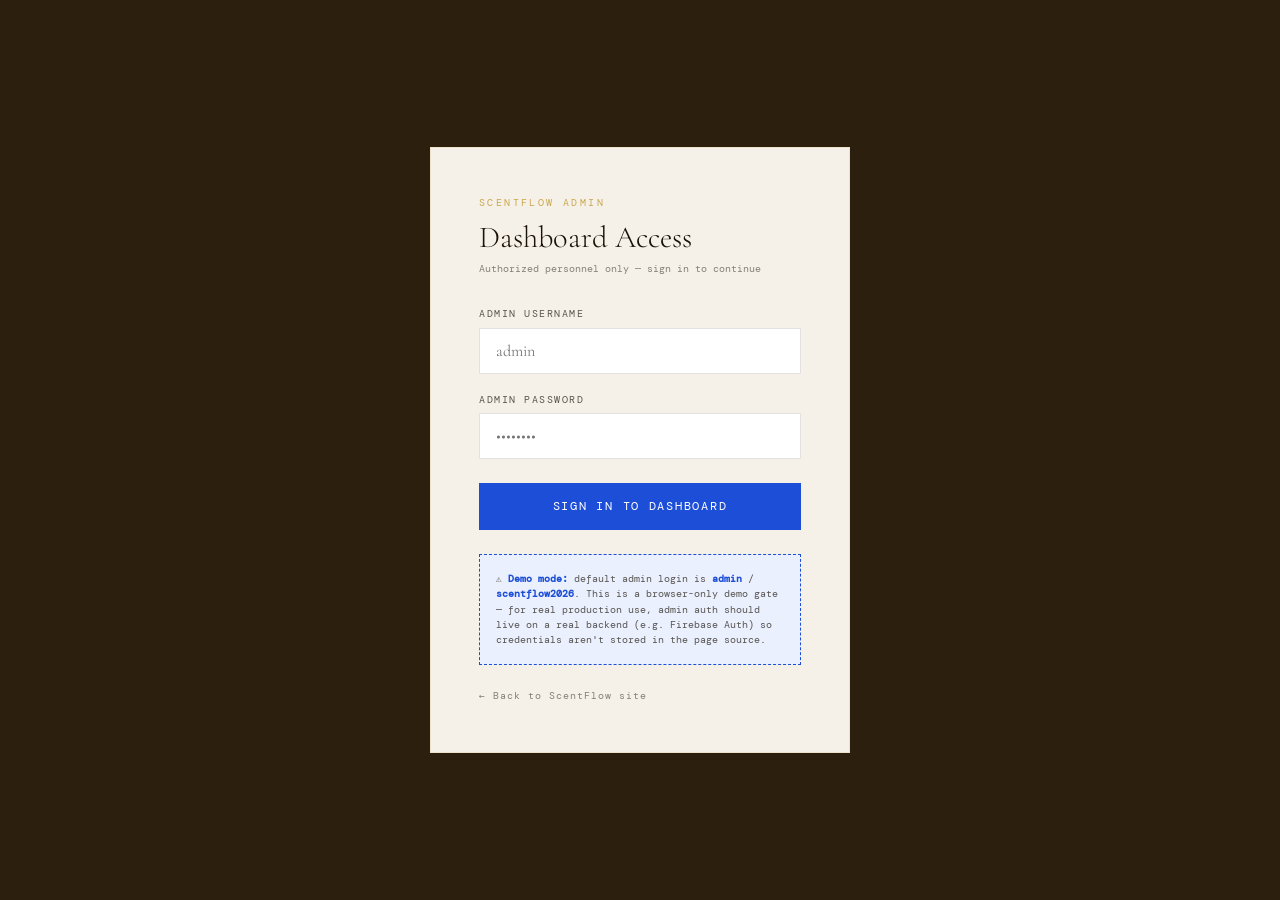
<file: Dashboard.html>
<!DOCTYPE html>
<html lang="en" data-theme="light">
<head>
<meta charset="UTF-8">
<meta name="viewport" content="width=device-width, initial-scale=1.0">
<title>ScentFlow — Admin Dashboard</title>
<link href="https://fonts.googleapis.com/css2?family=Cormorant+Garamond:ital,wght@0,300;0,400;0,600&family=DM+Mono:wght@300;400;500&display=swap" rel="stylesheet">
<style>
:root {
  --ink: #1a1208; --cream: #f5f0e8; --gold: #c9a84c; --gold-light: #e8d5a3;
  --mist: #5a7a5a; --blush: #c07060; --deep: #2d1f0e; --sand: #e0d4bc;
  --bg: #f5f0e8; --bg2: #e0d4bc; --bg3: #2d1f0e;
  --text: #1a1208; --text2: rgba(26,18,8,0.7); --text3: rgba(26,18,8,0.5);
  --border: rgba(26,18,8,0.12); --card-bg: #fff;
  --accent: #1d4ed8; --accent-light: #3b6fe0; --accent-pale: #eaf0fd; --accent-text: #fff;
}
* { margin:0; padding:0; box-sizing:border-box; }
body { background: var(--bg); color: var(--text); font-family: 'Cormorant Garamond', serif; min-height: 100vh; }

/* ── LOGIN GATE ── */
.gate-screen {
  min-height: 100vh; display: flex; align-items: center; justify-content: center;
  background: var(--bg3); padding: 1.5rem;
}
.gate-box {
  background: var(--bg); max-width: 420px; width: 100%; padding: 3rem;
  border: 1px solid rgba(201,168,76,0.2);
}
.gate-eyebrow { font-family: 'DM Mono', monospace; font-size: 0.6rem; letter-spacing: 0.25em; text-transform: uppercase; color: var(--gold); margin-bottom: 0.6rem; }
.gate-box h1 { font-size: 1.9rem; font-weight: 300; margin-bottom: 0.4rem; }
.gate-box .gate-sub { font-family: 'DM Mono', monospace; font-size: 0.65rem; color: var(--text3); margin-bottom: 2rem; }
.gate-form .form-group { margin-bottom: 1.2rem; }
.gate-form label { display: block; font-family: 'DM Mono', monospace; font-size: 0.6rem; letter-spacing: 0.16em; text-transform: uppercase; color: var(--text2); margin-bottom: 0.45rem; }
.gate-form input {
  width: 100%; padding: 0.75rem 1rem; border: 1px solid var(--border); background: #fff;
  font-family: 'Cormorant Garamond', serif; font-size: 1rem; color: var(--text); outline: none;
  transition: border-color 0.2s;
}
.gate-form input:focus { border-color: var(--accent); }
.gate-error { font-family: 'DM Mono', monospace; font-size: 0.65rem; color: var(--blush); margin: -0.4rem 0 0.8rem; min-height: 1px; }
.gate-error:empty { display: none; }
.gate-submit {
  width: 100%; padding: 1rem; background: var(--accent); color: var(--accent-text);
  border: none; font-family: 'DM Mono', monospace; font-size: 0.72rem; letter-spacing: 0.15em;
  text-transform: uppercase; cursor: pointer; transition: background 0.25s; margin-top: 0.3rem;
}
.gate-submit:hover { background: var(--accent-light); }
.gate-note {
  margin-top: 1.5rem; padding: 1rem; background: var(--accent-pale); border: 1px dashed var(--accent);
  font-family: 'DM Mono', monospace; font-size: 0.6rem; color: var(--text2); line-height: 1.6;
}
.gate-note strong { color: var(--accent); }
.gate-back { display: inline-block; margin-top: 1.5rem; font-family: 'DM Mono', monospace; font-size: 0.62rem; letter-spacing: 0.1em; color: var(--text3); text-decoration: none; }
.gate-back:hover { color: var(--accent); }

/* ── DASHBOARD APP ── */
.dash-app { display: none; }
.dash-app.active { display: block; }

.dash-topnav {
  display: flex; justify-content: space-between; align-items: center;
  padding: 1.4rem 3rem; border-bottom: 1px solid var(--border);
  background: var(--bg3); color: var(--cream);
}
.dash-topnav .logo { font-size: 1.3rem; font-weight: 300; letter-spacing: 0.25em; text-transform: uppercase; }
.dash-topnav .logo span { color: var(--gold); }
.dash-topnav-right { display: flex; align-items: center; gap: 1.5rem; }
.dash-admin-tag { font-family: 'DM Mono', monospace; font-size: 0.6rem; letter-spacing: 0.1em; color: rgba(240,232,216,0.5); text-transform: uppercase; }
.logout-btn {
  background: none; border: 1px solid rgba(240,232,216,0.25); color: rgba(240,232,216,0.7);
  font-family: 'DM Mono', monospace; font-size: 0.62rem; letter-spacing: 0.1em; text-transform: uppercase;
  padding: 0.5rem 1.1rem; cursor: pointer; transition: all 0.2s;
}
.logout-btn:hover { border-color: var(--gold); color: var(--gold); }
.back-to-site { color: var(--gold); font-family: 'DM Mono', monospace; font-size: 0.62rem; letter-spacing: 0.1em; text-decoration: none; text-transform: uppercase; }

.dash-layout { display: grid; grid-template-columns: 220px 1fr; min-height: calc(100vh - 70px); }
.dash-sidebar { background: var(--bg2); border-right: 1px solid var(--border); padding: 2rem 0; }
.sidebar-link {
  display: flex; align-items: center; gap: 0.8rem; padding: 0.9rem 1.6rem;
  font-family: 'DM Mono', monospace; font-size: 0.7rem; letter-spacing: 0.08em;
  text-transform: uppercase; color: var(--text2); cursor: pointer; transition: all 0.2s;
  border-left: 3px solid transparent; position: relative;
}
.sidebar-link:hover { background: rgba(29,78,216,0.06); color: var(--text); }
.sidebar-link.active { border-left-color: var(--accent); color: var(--accent); background: var(--accent-pale); }
.sidebar-badge {
  background: var(--blush); color: #fff; font-size: 0.6rem; font-weight: 600;
  width: 18px; height: 18px; border-radius: 50%; display: flex; align-items: center; justify-content: center;
  margin-left: auto;
}
.sidebar-badge.hidden { display: none; }

.dash-main { padding: 2.5rem 3rem; }
.dash-view { display: none; }
.dash-view.active { display: block; }
.view-header { margin-bottom: 2rem; }
.view-header h2 { font-size: 1.8rem; font-weight: 300; margin-bottom: 0.3rem; }
.view-header p { font-family: 'DM Mono', monospace; font-size: 0.68rem; color: var(--text3); }

.stats-grid { display: grid; grid-template-columns: repeat(4, 1fr); gap: 1rem; margin-bottom: 2.5rem; }
.stat-box { background: var(--card-bg); border: 1px solid var(--border); padding: 1.5rem; }
.stat-num { font-size: 2.2rem; font-weight: 300; color: var(--accent); margin-bottom: 0.3rem; }
.stat-label { font-family: 'DM Mono', monospace; font-size: 0.6rem; letter-spacing: 0.1em; text-transform: uppercase; color: var(--text3); }

.data-table { width: 100%; border-collapse: collapse; background: var(--card-bg); border: 1px solid var(--border); }
.data-table th {
  text-align: left; padding: 0.9rem 1.2rem; font-family: 'DM Mono', monospace; font-size: 0.6rem;
  letter-spacing: 0.1em; text-transform: uppercase; color: var(--text3); border-bottom: 1px solid var(--border);
  background: var(--bg2);
}
.data-table td { padding: 1rem 1.2rem; border-bottom: 1px solid var(--border); font-size: 0.95rem; vertical-align: top; }
.data-table tr:last-child td { border-bottom: none; }
.empty-state { padding: 3rem; text-align: center; color: var(--text3); font-family: 'DM Mono', monospace; font-size: 0.75rem; background: var(--card-bg); border: 1px solid var(--border); }

.mini-progress { display: flex; gap: 3px; }
.mini-dot { width: 11px; height: 11px; border-radius: 50%; border: 1px solid var(--border); }
.mini-dot.done { background: var(--accent); border-color: var(--accent); }

.msg-card { background: var(--card-bg); border: 1px solid var(--border); padding: 1.5rem; margin-bottom: 1rem; position: relative; }
.msg-card.unread { border-left: 3px solid var(--accent); }
.msg-card-top { display: flex; justify-content: space-between; align-items: flex-start; margin-bottom: 0.6rem; }
.msg-from { font-size: 1.1rem; font-weight: 400; }
.msg-email { font-family: 'DM Mono', monospace; font-size: 0.65rem; color: var(--text3); }
.msg-date { font-family: 'DM Mono', monospace; font-size: 0.6rem; color: var(--text3); white-space: nowrap; }
.msg-subject-tag {
  display: inline-block; background: var(--accent-pale); color: var(--accent);
  font-family: 'DM Mono', monospace; font-size: 0.58rem; letter-spacing: 0.08em; text-transform: uppercase;
  padding: 0.25rem 0.6rem; margin-bottom: 0.8rem;
}
.msg-body { font-size: 0.95rem; color: var(--text2); line-height: 1.6; }
.msg-actions { margin-top: 1rem; display: flex; gap: 0.8rem; }
.msg-action-btn {
  background: none; border: 1px solid var(--border); color: var(--text2);
  font-family: 'DM Mono', monospace; font-size: 0.6rem; letter-spacing: 0.08em; text-transform: uppercase;
  padding: 0.4rem 0.9rem; cursor: pointer; transition: all 0.2s;
}
.msg-action-btn:hover { border-color: var(--accent); color: var(--accent); }
.msg-action-btn.danger:hover { border-color: var(--blush); color: var(--blush); }

@media (max-width: 800px) {
  .dash-layout { grid-template-columns: 1fr; }
  .dash-sidebar { display: flex; overflow-x: auto; padding: 0.8rem; border-right: none; border-bottom: 1px solid var(--border); }
  .sidebar-link { border-left: none; border-bottom: 3px solid transparent; white-space: nowrap; }
  .sidebar-link.active { border-left-color: transparent; border-bottom-color: var(--accent); }
  .dash-main { padding: 1.5rem; }
  .stats-grid { grid-template-columns: 1fr 1fr; }
  .dash-topnav { padding: 1rem 1.2rem; }
  .data-table { display: block; overflow-x: auto; }
}
</style>
</head>
<body>

<!-- ── ADMIN LOGIN GATE ── -->
<div class="gate-screen" id="gateScreen">
  <div class="gate-box">
    <div class="gate-eyebrow">ScentFlow Admin</div>
    <h1>Dashboard Access</h1>
    <p class="gate-sub">Authorized personnel only — sign in to continue</p>
    <div class="gate-form">
      <div class="form-group">
        <label>Admin Username</label>
        <input type="text" id="adminUser" placeholder="admin" autocomplete="username">
      </div>
      <div class="form-group">
        <label>Admin Password</label>
        <input type="password" id="adminPass" placeholder="••••••••" autocomplete="current-password">
      </div>
      <p class="gate-error" id="gateError"></p>
      <button class="gate-submit" id="gateSubmit">Sign In to Dashboard</button>
    </div>
    <div class="gate-note">
      ⚠️ <strong>Demo mode:</strong> default admin login is <strong>admin</strong> / <strong>scentflow2026</strong>.
      This is a browser-only demo gate — for real production use, admin auth should live on a
      real backend (e.g. Firebase Auth) so credentials aren't stored in the page source.
    </div>
    <a href="scentflow.html" class="gate-back">← Back to ScentFlow site</a>
  </div>
</div>

<!-- ── DASHBOARD APP ── -->
<div class="dash-app" id="dashApp">
  <nav class="dash-topnav">
    <div class="logo">Scent<span>Flow</span> · Admin</div>
    <div class="dash-topnav-right">
      <span class="dash-admin-tag">Signed in as Admin</span>
      <a href="index.html" class="back-to-site">View Site →</a>
      <button class="logout-btn" id="logoutBtn">Log Out</button>
    </div>
  </nav>

  <div class="dash-layout">
    <aside class="dash-sidebar">
      <div class="sidebar-link active" data-view="overview">Overview</div>
      <div class="sidebar-link" data-view="customers">Customers</div>
      <div class="sidebar-link" data-view="orders">Bag / Orders</div>
      <div class="sidebar-link" data-view="messages">
        Messages
        <span class="sidebar-badge hidden" id="msgBadge">0</span>
      </div>
    </aside>

    <main class="dash-main">

      <!-- OVERVIEW -->
      <div class="dash-view active" id="view-overview">
        <div class="view-header">
          <h2>Overview</h2>
          <p>A snapshot of customers, orders, and inbox activity</p>
        </div>
        <div class="stats-grid">
          <div class="stat-box"><div class="stat-num" id="statCustomers">0</div><div class="stat-label">Registered Customers</div></div>
          <div class="stat-box"><div class="stat-num" id="statRewards">0</div><div class="stat-label">Rewards Earned</div></div>
          <div class="stat-box"><div class="stat-num" id="statBagItems">0</div><div class="stat-label">Items in Live Bag</div></div>
          <div class="stat-box"><div class="stat-num" id="statMessages">0</div><div class="stat-label">Unread Messages</div></div>
        </div>
        <div id="overviewEmptyNote" class="gate-note" style="margin-top:0;">
          ⚠️ <strong>Demo data note:</strong> Customers, orders, and messages shown here are stored in
          this browser's local storage. They will only appear if created from this same browser
          (e.g. by signing up or sending a message on the ScentFlow site in this browser/device).
          For a live multi-device store, this dashboard needs to read from a real database.
        </div>
      </div>

      <!-- CUSTOMERS -->
      <div class="dash-view" id="view-customers">
        <div class="view-header">
          <h2>Customers</h2>
          <p>Everyone who has created a ScentFlow account, and their journey progress</p>
        </div>
        <div id="customersTableWrap"></div>
      </div>

      <!-- ORDERS / BAG -->
      <div class="dash-view" id="view-orders">
        <div class="view-header">
          <h2>Bag / Orders</h2>
          <p>Items currently sitting in the shopper's live bag on this browser</p>
        </div>
        <div id="ordersTableWrap"></div>
      </div>

      <!-- MESSAGES -->
      <div class="dash-view" id="view-messages">
        <div class="view-header">
          <h2>Messages</h2>
          <p>Contact form submissions from the ScentFlow site</p>
        </div>
        <div id="messagesWrap"></div>
      </div>

    </main>
  </div>
</div>

<script>
/* ── ADMIN AUTH GATE ──
   ⚠️ DEMO ONLY: credentials are hardcoded client-side, which is NOT secure for production.
   Anyone who views this page's source can see the password. For a real launch, move admin
   auth to a real backend with hashed passwords (e.g. Firebase Auth with a custom claim,
   or Supabase Auth + a row-level security policy restricting the dashboard route to admins). */
const ADMIN_USERNAME = 'admin';
const ADMIN_PASSWORD = 'scentflow2026';
const SESSION_KEY = 'sfAdminSession';

function checkSession() {
  if (sessionStorage.getItem(SESSION_KEY) === 'true') {
    document.getElementById('gateScreen').style.display = 'none';
    document.getElementById('dashApp').classList.add('active');
    loadDashboardData();
  }
}

document.getElementById('gateSubmit').addEventListener('click', () => {
  const u = document.getElementById('adminUser').value.trim();
  const p = document.getElementById('adminPass').value;
  const err = document.getElementById('gateError');
  if (u === ADMIN_USERNAME && p === ADMIN_PASSWORD) {
    sessionStorage.setItem(SESSION_KEY, 'true');
    document.getElementById('gateScreen').style.display = 'none';
    document.getElementById('dashApp').classList.add('active');
    loadDashboardData();
  } else {
    err.textContent = 'Incorrect username or password.';
  }
});
document.getElementById('adminPass').addEventListener('keydown', e => { if (e.key === 'Enter') document.getElementById('gateSubmit').click(); });

document.getElementById('logoutBtn').addEventListener('click', () => {
  sessionStorage.removeItem(SESSION_KEY);
  document.getElementById('dashApp').classList.remove('active');
  document.getElementById('gateScreen').style.display = 'flex';
  document.getElementById('adminUser').value = '';
  document.getElementById('adminPass').value = '';
});

/* ── SIDEBAR NAV ── */
document.querySelectorAll('.sidebar-link').forEach(link => {
  link.addEventListener('click', () => {
    document.querySelectorAll('.sidebar-link').forEach(l => l.classList.remove('active'));
    document.querySelectorAll('.dash-view').forEach(v => v.classList.remove('active'));
    link.classList.add('active');
    document.getElementById('view-' + link.dataset.view).classList.add('active');
  });
});

/* ── DATA LOADERS (reads the same localStorage keys the main site writes to) ── */
function getUsers() { return JSON.parse(localStorage.getItem('sfUsers') || '{}'); }
function getMessages() { return JSON.parse(localStorage.getItem('sfMessages') || '[]'); }
function saveMessages(msgs) { localStorage.setItem('sfMessages', JSON.stringify(msgs)); }

function loadDashboardData() {
  const users = getUsers();
  const userList = Object.values(users);
  const messages = getMessages();
  const unread = messages.filter(m => !m.read).length;

  // Stats
  document.getElementById('statCustomers').textContent = userList.length;
  document.getElementById('statRewards').textContent = userList.filter(u => (u.progress || 0) >= 5).length;
  document.getElementById('statMessages').textContent = unread;

  // Bag (read from sessionStorage isn't shared across tabs by design; we just check if any bag data was left in localStorage by the site)
  document.getElementById('statBagItems').textContent = '—';

  // Badge
  const badge = document.getElementById('msgBadge');
  badge.textContent = unread;
  badge.classList.toggle('hidden', unread === 0);

  renderCustomers(userList);
  renderMessages(messages);
  renderOrdersNote();
}

function renderCustomers(userList) {
  const wrap = document.getElementById('customersTableWrap');
  if (userList.length === 0) {
    wrap.innerHTML = '<div class="empty-state">No customers yet. Accounts created on the ScentFlow site (in this browser) will appear here.</div>';
    return;
  }
  const rows = userList.map(u => {
    const progress = u.progress || 0;
    const dots = Array.from({length: 5}, (_, i) => `<div class="mini-dot${i < progress ? ' done' : ''}"></div>`).join('');
    return `<tr>
      <td><strong>${u.firstName} ${u.lastName || ''}</strong></td>
      <td>${u.email}</td>
      <td>${u.phone || '—'}</td>
      <td>${u.plan ? (u.plan === 'monthly' ? 'Monthly' : 'Quarterly') : 'Direct'}</td>
      <td><div class="mini-progress">${dots}</div></td>
      <td>${progress >= 5 ? '🏆 Earned' : progress + ' / 5'}</td>
    </tr>`;
  }).join('');
  wrap.innerHTML = `<table class="data-table">
    <thead><tr><th>Name</th><th>Email</th><th>Phone</th><th>Track</th><th>Progress</th><th>Status</th></tr></thead>
    <tbody>${rows}</tbody>
  </table>`;
}

function renderOrdersNote() {
  document.getElementById('ordersTableWrap').innerHTML = `<div class="empty-state">
    The floating bag on the main site is stored per-browser-session and clears on reload, so it isn't
    persisted here yet. To track real orders here, the "Add to Bag" and "Checkout" actions need to write
    to a shared orders database (the same one used for real backend auth).
  </div>`;
}

function renderMessages(messages) {
  const wrap = document.getElementById('messagesWrap');
  if (messages.length === 0) {
    wrap.innerHTML = '<div class="empty-state">No messages yet. Submissions from the Contact form on the ScentFlow site will appear here.</div>';
    return;
  }
  wrap.innerHTML = messages.map(m => `
    <div class="msg-card${m.read ? '' : ' unread'}" data-id="${m.id}">
      <div class="msg-card-top">
        <div>
          <div class="msg-from">${m.name}</div>
          <div class="msg-email">${m.email}</div>
        </div>
        <div class="msg-date">${new Date(m.date).toLocaleString()}</div>
      </div>
      <div class="msg-subject-tag">${m.subject || 'No subject'}</div>
      <div class="msg-body">${m.message}</div>
      <div class="msg-actions">
        ${m.read ? '' : `<button class="msg-action-btn" data-action="read" data-id="${m.id}">Mark as read</button>`}
        <button class="msg-action-btn danger" data-action="delete" data-id="${m.id}">Delete</button>
      </div>
    </div>
  `).join('');

  wrap.querySelectorAll('[data-action="read"]').forEach(btn => {
    btn.addEventListener('click', () => {
      const id = Number(btn.dataset.id);
      const msgs = getMessages();
      const msg = msgs.find(m => m.id === id);
      if (msg) msg.read = true;
      saveMessages(msgs);
      loadDashboardData();
    });
  });
  wrap.querySelectorAll('[data-action="delete"]').forEach(btn => {
    btn.addEventListener('click', () => {
      const id = Number(btn.dataset.id);
      let msgs = getMessages();
      msgs = msgs.filter(m => m.id !== id);
      saveMessages(msgs);
      loadDashboardData();
    });
  });
}

checkSession();
</script>
</body>
</html>
</file>
